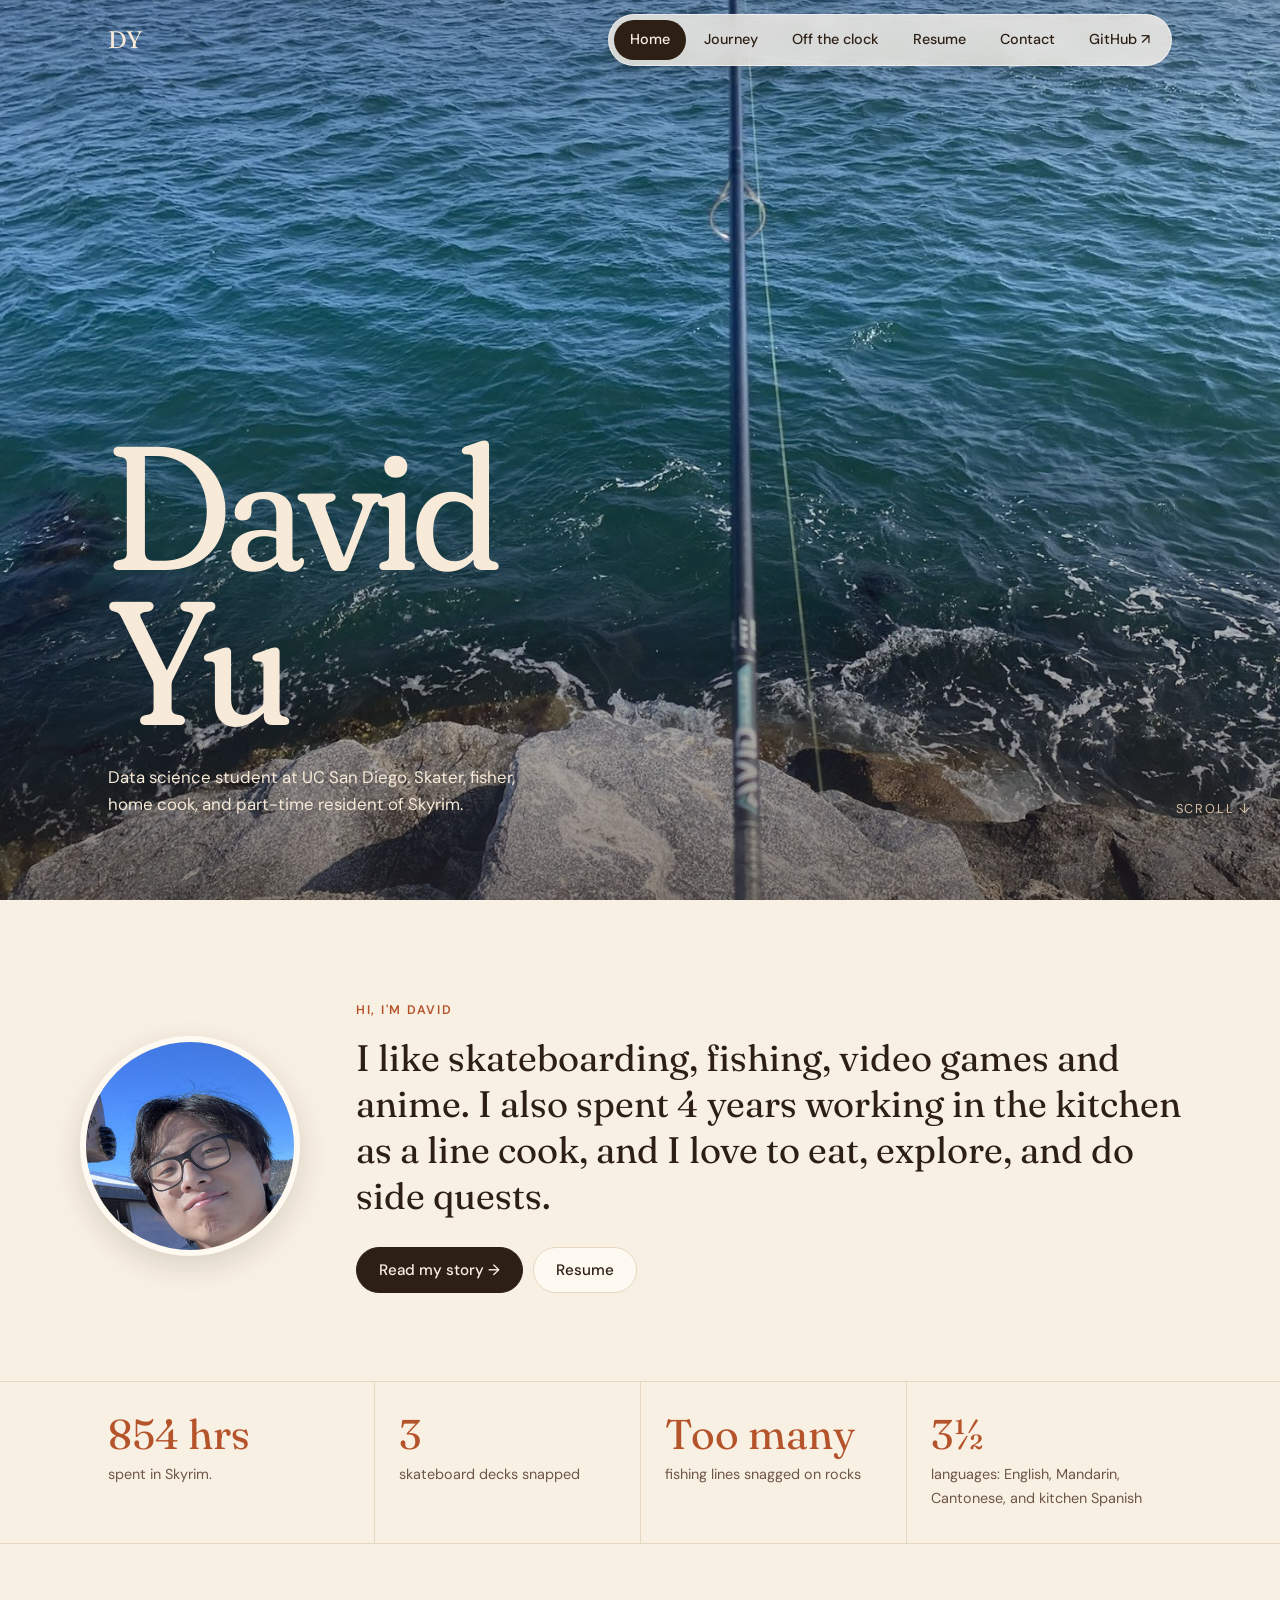
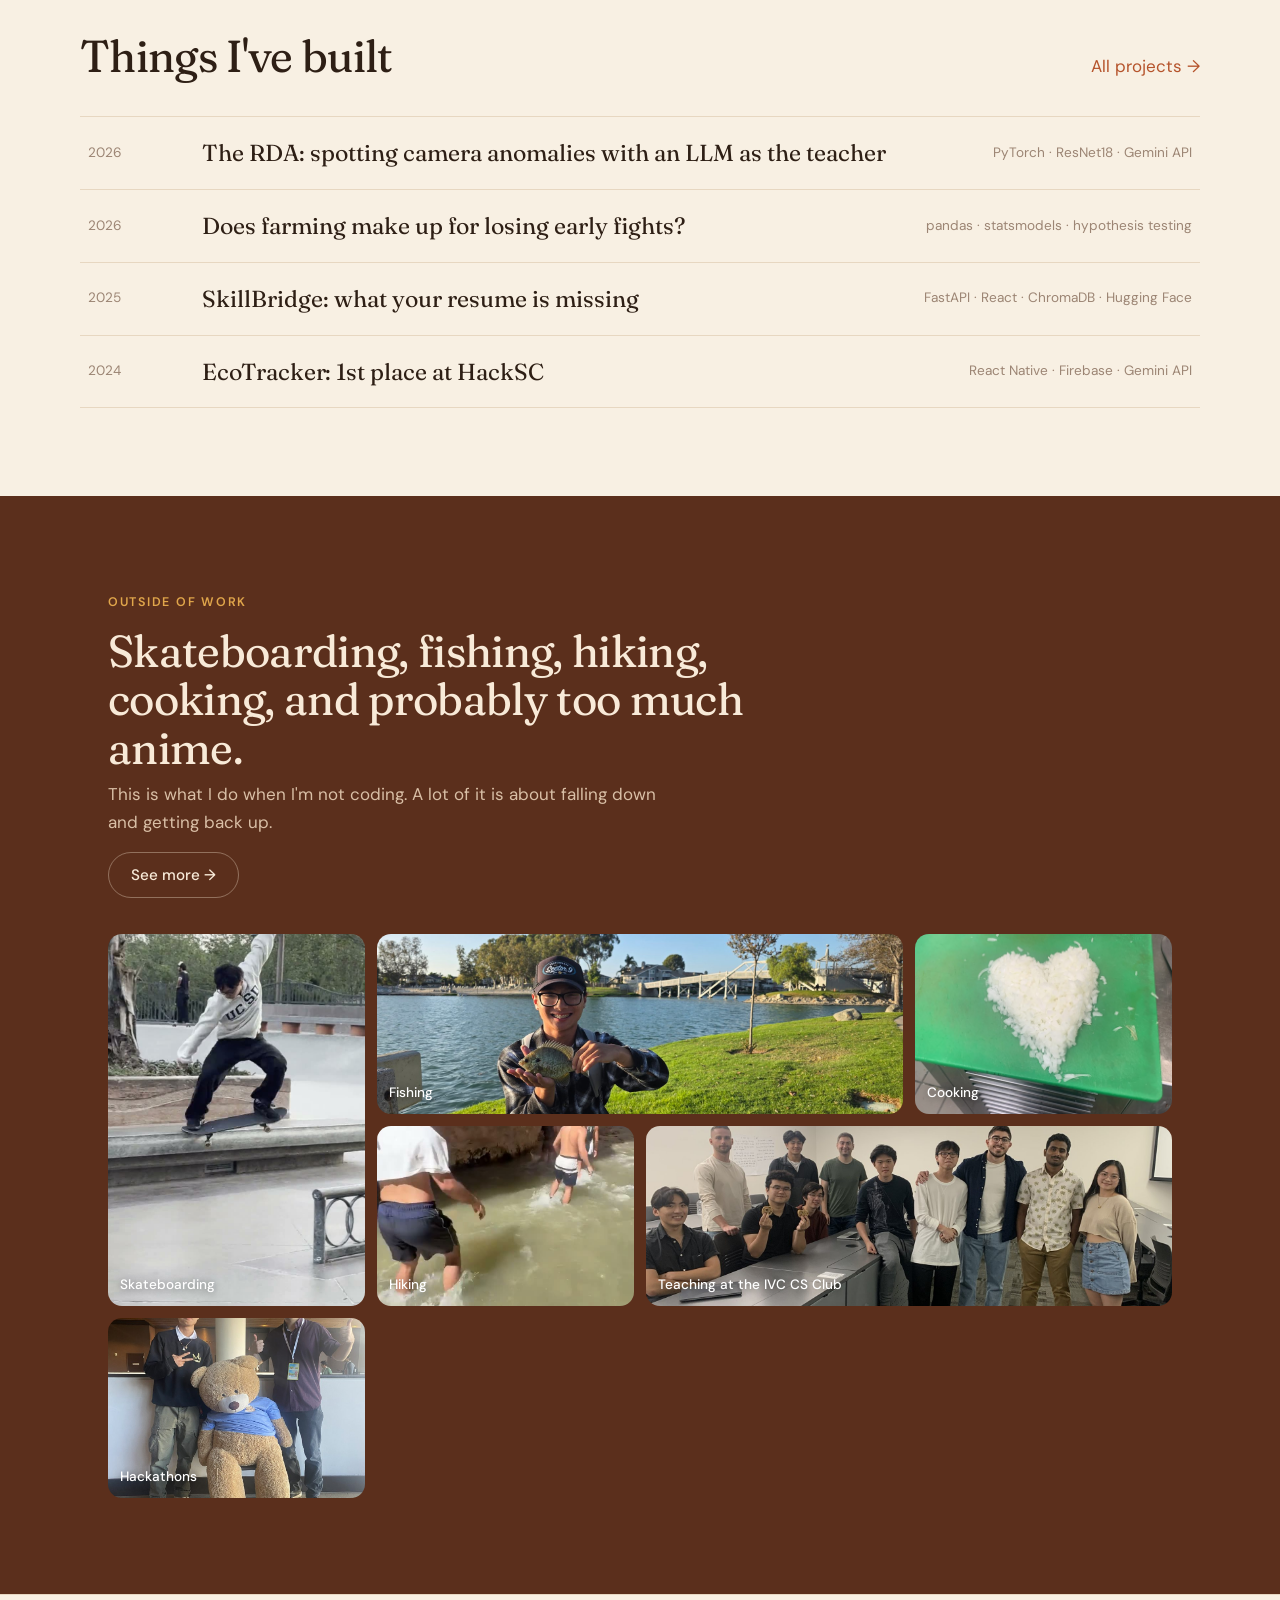
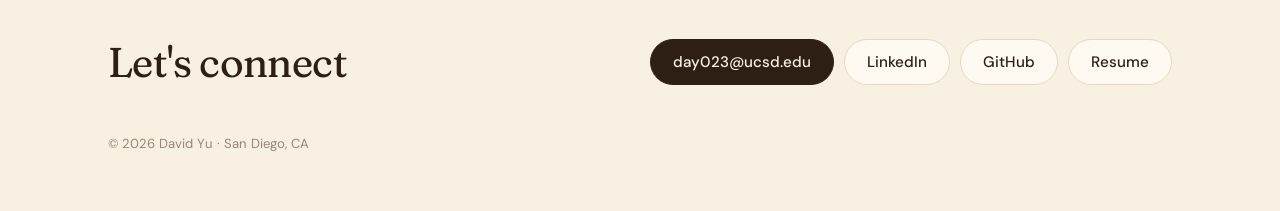
<file: index.html>
<!doctype html>
<html lang="en">
<head>
  <meta charset="utf-8">
  <meta name="viewport" content="width=device-width, initial-scale=1">
  <title>David Yu</title>
  <meta name="description" content="David Yu: data science student at UC San Diego, former line cook, and builder of things. This is the story of how I got here.">
  <link rel="preconnect" href="https://fonts.googleapis.com">
  <link rel="preconnect" href="https://fonts.gstatic.com" crossorigin>
  <link href="https://fonts.googleapis.com/css2?family=DM+Sans:opsz,wght@9..40,400;9..40,500;9..40,600&family=Fraunces:opsz,wght,SOFT,WONK@9..144,300..500,0..100,0..1&display=swap" rel="stylesheet">
  <link rel="stylesheet" href="css/styles.css">
</head>
<body>
  <header data-header></header>

  <!-- Hero photo: put a wide landscape shot at assets/images/hero.jpg -->
  <section class="hero">
    <div class="wrap">
      <h1>David<br>Yu</h1>
      <p>Data science student at UC San Diego. Skater, fisher, home cook, and part-time resident of Skyrim.</p>
    </div>
    <span class="scroll-cue">Scroll ↓</span>
  </section>

  <main>
    <section class="wrap intro">
      <!-- Your headshot: assets/images/me.jpg -->
      <img class="portrait" src="assets/images/me.jpg" alt="Portrait of David Yu">
      <div>
        <span class="eyebrow">Hi, I'm David</span>
        <p class="statement">
          I like skateboarding, fishing, video games and anime. I also spent 4 years working in the kitchen as a line cook, and I love to eat, explore, and do side quests.
        </p>
        <div class="btn-row">
          <a class="btn btn-dark" href="journey.html">Read my story →</a>
          <a class="btn" href="resume.html">Resume</a>
        </div>
      </div>
    </section>

    <!-- Fun stats. Swap in any others you like; keep the labels short. -->
    <section class="stats">
      <div class="wrap">
        <div class="stat"><b>854 hrs</b><span>spent in Skyrim.</span></div>
        <div class="stat"><b>3</b><span>skateboard decks snapped</span></div>
        <div class="stat"><b>Too many</b><span>fishing lines snagged on rocks</span></div>
        <div class="stat"><b>3½</b><span>languages: English, Mandarin, Cantonese, and kitchen Spanish</span></div>
      </div>
    </section>

    <section class="wrap section">
      <div class="section-head">
        <h2>Things I've built</h2>
        <a href="resume.html#projects">All projects →</a>
      </div>
      <div class="rows">
        <a class="row reveal" href="https://devpost.com/software/the-rda" target="_blank" rel="noopener"><span class="yr">2026</span><span class="ttl">The RDA: spotting camera anomalies with an LLM as the teacher</span><span class="meta">PyTorch · ResNet18 · Gemini API</span></a>
        <a class="row reveal" href="https://oppedrawen.github.io/League-of-Legends-Analysis" target="_blank" rel="noopener"><span class="yr">2026</span><span class="ttl">Does farming make up for losing early fights?</span><span class="meta">pandas · statsmodels · hypothesis testing</span></a>
        <a class="row reveal" href="https://github.com/OppedRawen/SkillBridge" target="_blank" rel="noopener"><span class="yr">2025</span><span class="ttl">SkillBridge: what your resume is missing</span><span class="meta">FastAPI · React · ChromaDB · Hugging Face</span></a>
        <a class="row reveal" href="https://github.com/OppedRawen/Eco-Friendly-App" target="_blank" rel="noopener"><span class="yr">2024</span><span class="ttl">EcoTracker: 1st place at HackSC</span><span class="meta">React Native · Firebase · Gemini API</span></a>
      </div>
    </section>

    <section class="band">
      <div class="wrap">
        <span class="eyebrow">Outside of work</span>
        <h2 style="max-width:680px">Skateboarding, fishing, hiking, cooking, and probably too much anime.</h2>
        <p style="max-width:560px">This is what I do when I'm not coding. A lot of it is about falling down and getting back up.</p>
        <a class="btn" href="hobbies.html">See more →</a>

        <!-- Teaser photos: each links to its section -->
        <div class="mosaic">
          <a class="tall" href="hobbies.html#skateboarding"><img src="assets/hobbies/skate-clip.jpg" alt="Me grinding a ledge at the skatepark" loading="lazy"><span class="label">Skateboarding</span></a>
          <a class="wide" href="hobbies.html#fishing"><img src="assets/hobbies/fishing-1.jpg" alt="Me holding a sunfish at a lake" loading="lazy"><span class="label">Fishing</span></a>
          <a href="hobbies.html#cooking"><img src="assets/hobbies/cooking-1.jpg" alt="A heart made of diced onions" loading="lazy"><span class="label">Cooking</span></a>
          <a href="hobbies.html#hiking"><img src="assets/hobbies/hiking-clip.jpg" alt="Wading up a canyon river" loading="lazy"><span class="label">Hiking</span></a>
          <a class="wide" href="journey.html#ivc"><img src="assets/journey/cs-club.jpg" alt="IVC CS Club members after a workshop" loading="lazy"><span class="label">Teaching at the IVC CS Club</span></a>
          <a href="journey.html#ivc"><img src="assets/journey/hackathon-bear.jpg" alt="Me at Cal Hacks 11" loading="lazy"><span class="label">Hackathons</span></a>
        </div>
      </div>
    </section>

    
  </main>

  <footer data-footer></footer>
  <script src="js/main.js"></script>
</body>
</html>
</file>
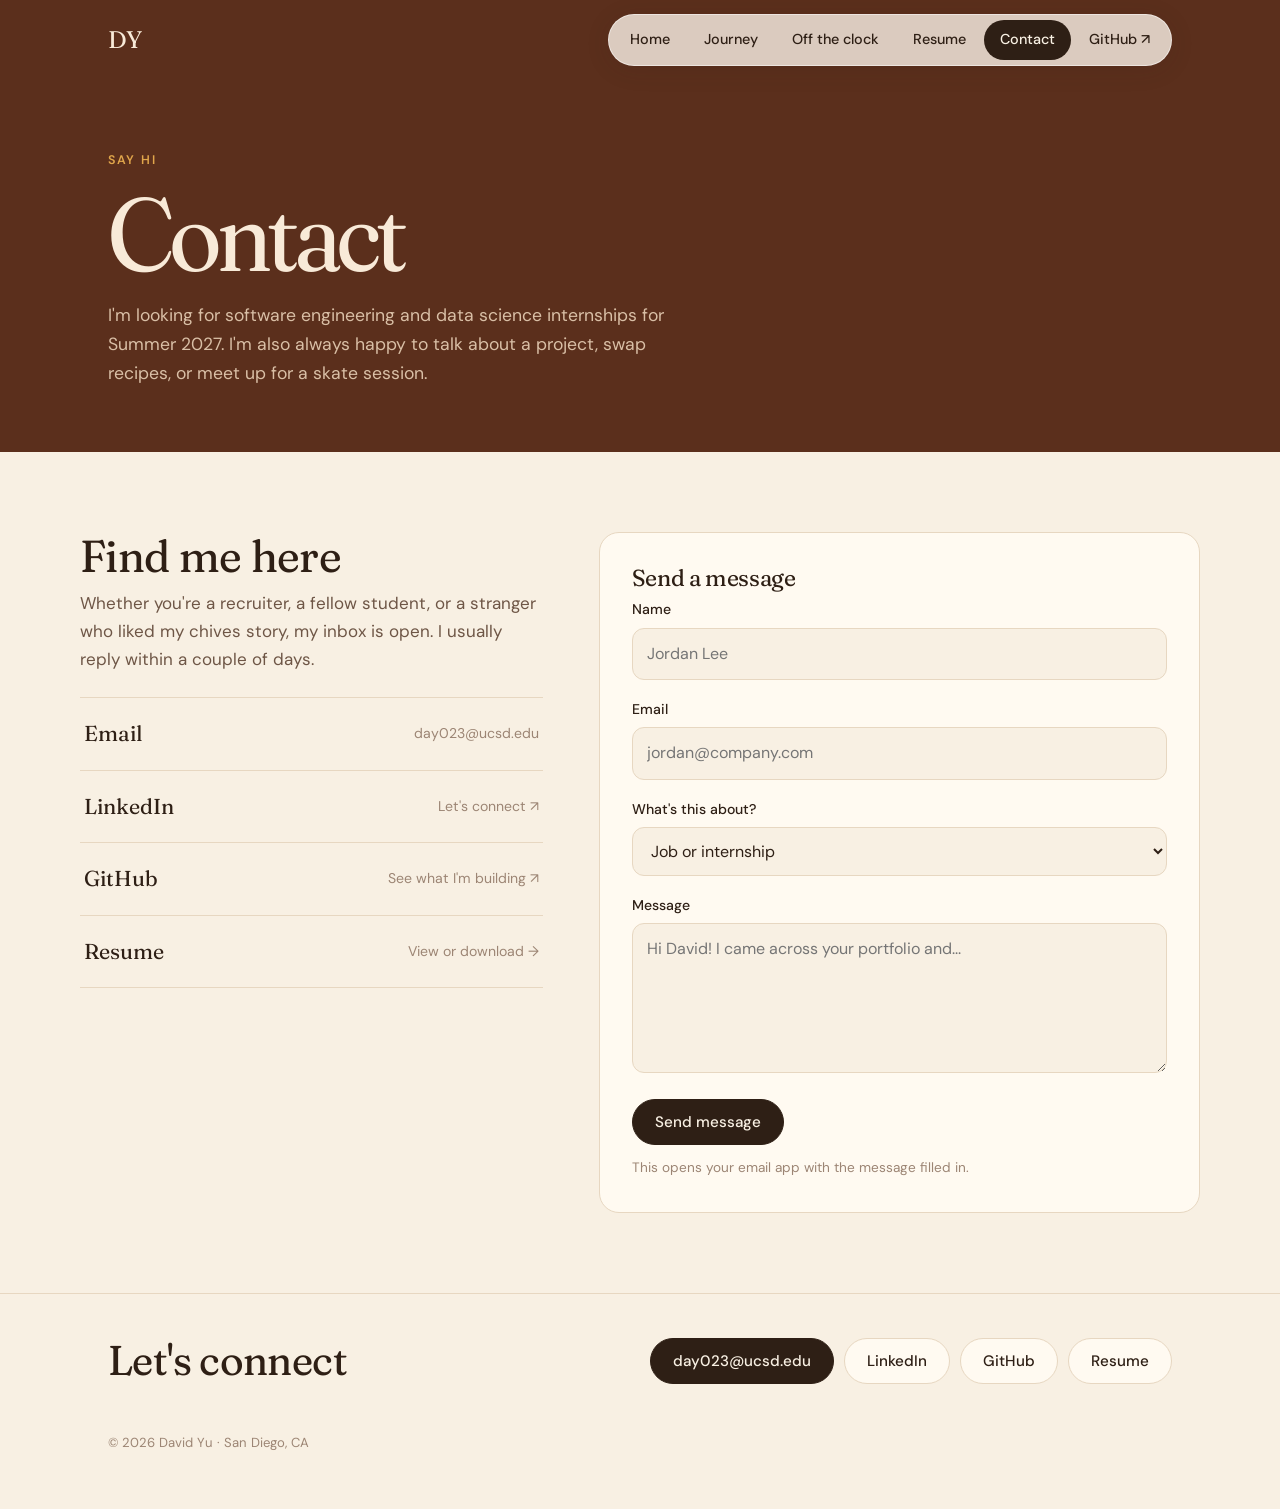
<file: contact.html>
<!doctype html>
<html lang="en">
<head>
  <meta charset="utf-8">
  <meta name="viewport" content="width=device-width, initial-scale=1">
  <title>Contact · David Yu</title>
  <meta name="description" content="Get in touch about internships, projects, or anything else.">
  <link rel="preconnect" href="https://fonts.googleapis.com">
  <link rel="preconnect" href="https://fonts.gstatic.com" crossorigin>
  <link href="https://fonts.googleapis.com/css2?family=DM+Sans:opsz,wght@9..40,400;9..40,500;9..40,600&family=Fraunces:opsz,wght,SOFT,WONK@9..144,300..500,0..100,0..1&display=swap" rel="stylesheet">
  <link rel="stylesheet" href="css/styles.css">
</head>
<body>
  <header data-header></header>

  <section class="page-head">
    <div class="wrap">
      <span class="eyebrow">Say hi</span>
      <h1>Contact</h1>
      <p>I'm looking for software engineering and data science internships for Summer 2027. I'm also always happy to talk about a project, swap recipes, or meet up for a skate session.</p>
    </div>
  </section>

  <main class="wrap contact-grid">
    <div>
      <h2>Find me here</h2>
      <p class="muted">Whether you're a recruiter, a fellow student, or a stranger who liked my chives story, my inbox is open. I usually reply within a couple of days.</p>
      <ul class="contact-list">
        <li><a data-site="email" data-keep-text="1" href="#"><span>Email</span><small data-site="email">you@example.com</small></a></li>
        <li><a data-site="linkedin" data-keep-text="1" href="#" target="_blank" rel="noopener"><span>LinkedIn</span><small>Let's connect ↗</small></a></li>
        <li><a data-site="github" data-keep-text="1" href="#" target="_blank" rel="noopener"><span>GitHub</span><small>See what I'm building ↗</small></a></li>
        <li><a href="resume.html"><span>Resume</span><small>View or download →</small></a></li>
      </ul>
    </div>

    <form class="form-card" id="contact-form" novalidate>
      <h3>Send a message</h3>
      <div class="field">
        <label for="name">Name</label>
        <input id="name" name="name" autocomplete="name" placeholder="Jordan Lee" required>
        <div class="error" data-error-for="name">Enter your name.</div>
      </div>
      <div class="field">
        <label for="email">Email</label>
        <input id="email" name="email" type="email" autocomplete="email" placeholder="jordan@company.com" required>
        <div class="error" data-error-for="email">Enter a valid email address.</div>
      </div>
      <div class="field">
        <label for="topic">What's this about?</label>
        <select id="topic" name="topic">
          <option>Job or internship</option>
          <option>Project or collaboration</option>
          <option>Just saying hi</option>
        </select>
      </div>
      <div class="field">
        <label for="message">Message</label>
        <textarea id="message" name="message" placeholder="Hi David! I came across your portfolio and..." required></textarea>
        <div class="error" data-error-for="message">Write a short message.</div>
      </div>
      <button class="btn btn-dark" type="submit">Send message</button>
      <p class="form-note">This opens your email app with the message filled in.</p>
    </form>
  </main>

  <footer data-footer></footer>
  <script src="js/main.js"></script>
</body>
</html>
</file>
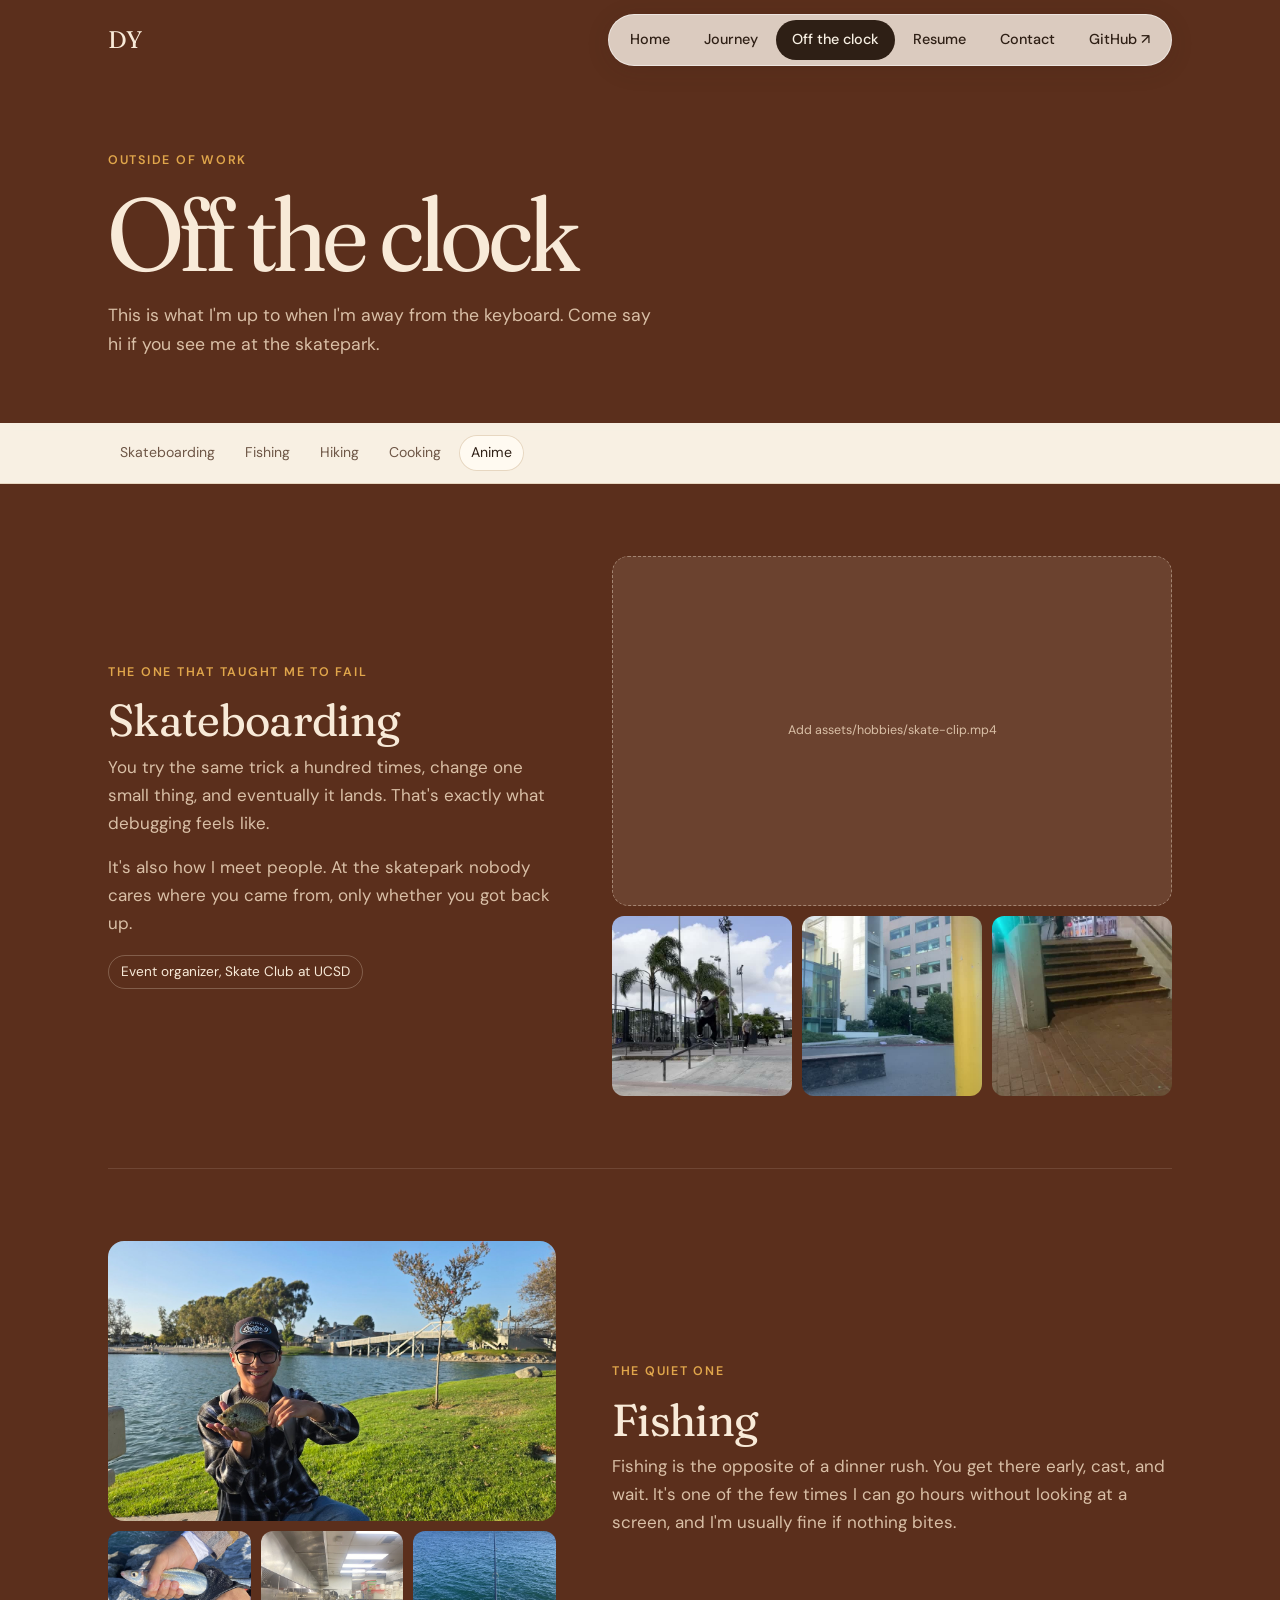
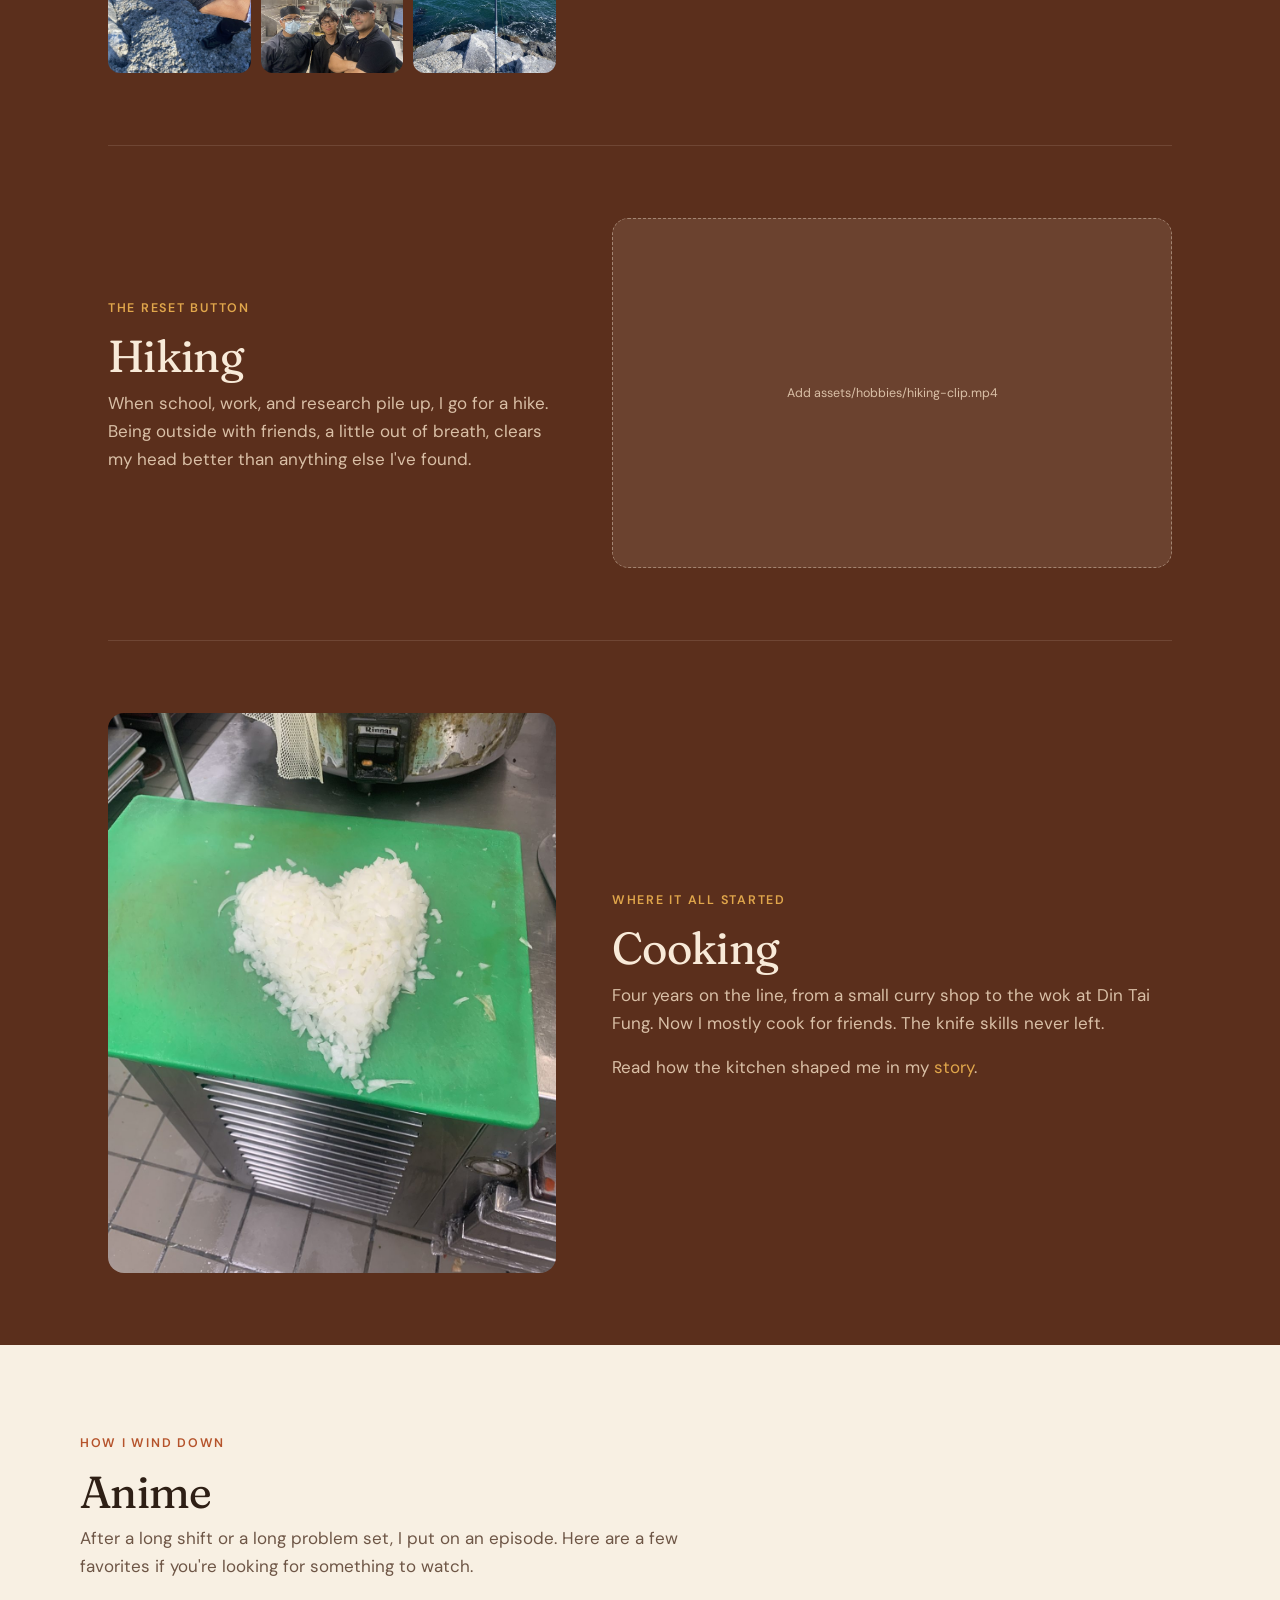
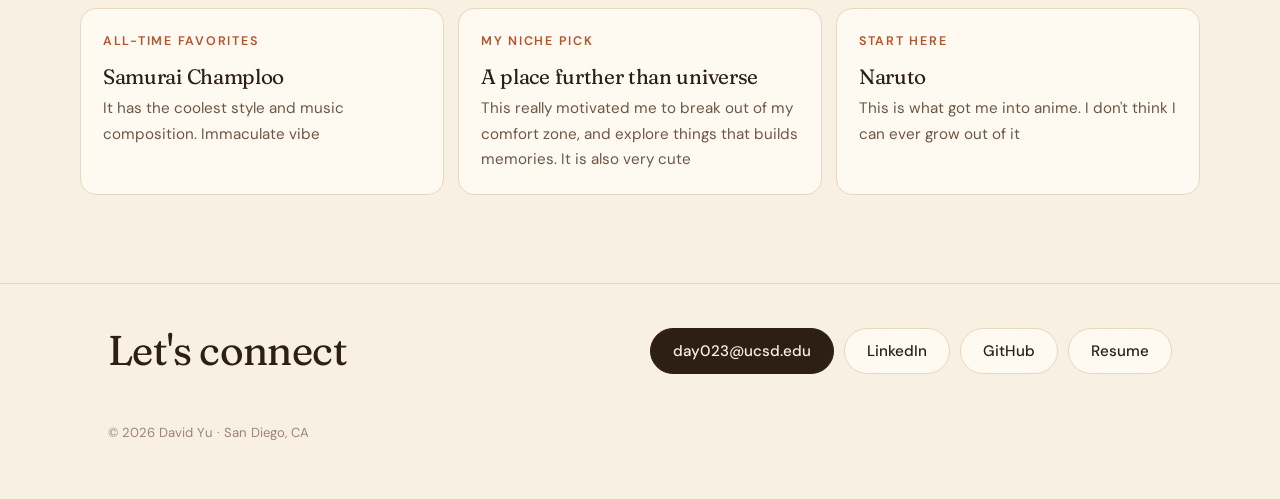
<file: hobbies.html>
<!doctype html>
<html lang="en">
<head>
  <meta charset="utf-8">
  <meta name="viewport" content="width=device-width, initial-scale=1">
  <title>Off the clock · David Yu</title>
  <meta name="description" content="What I do when I'm not coding: skateboarding, fishing, hiking, cooking, and anime.">
  <link rel="preconnect" href="https://fonts.googleapis.com">
  <link rel="preconnect" href="https://fonts.gstatic.com" crossorigin>
  <link href="https://fonts.googleapis.com/css2?family=DM+Sans:opsz,wght@9..40,400;9..40,500;9..40,600&family=Fraunces:opsz,wght,SOFT,WONK@9..144,300..500,0..100,0..1&display=swap" rel="stylesheet">
  <link rel="stylesheet" href="css/styles.css">
</head>
<body>
  <header data-header></header>

  <section class="page-head">
    <div class="wrap">
      <span class="eyebrow">Outside of work</span>
      <h1>Off the clock</h1>
      <p>This is what I'm up to when I'm away from the keyboard. Come say hi if you see me at the skatepark.</p>
    </div>
  </section>

  <nav class="subnav" aria-label="Hobbies">
    <div class="wrap">
      <a href="#skateboarding">Skateboarding</a>
      <a href="#fishing">Fishing</a>
      <a href="#hiking">Hiking</a>
      <a href="#cooking">Cooking</a>
      <a href="#anime">Anime</a>
    </div>
  </nav>


  <main>
    <div class="band" style="padding:0">
      <div class="wrap">

        <section class="feature reveal" id="skateboarding">
          <div>
            <span class="eyebrow">The one that taught me to fail</span>
            <h2>Skateboarding</h2>
            <p>
              You try the same trick a hundred times, change one small thing, and eventually it lands.
              That's exactly what debugging feels like.
            </p>
            <p>
              It's also how I meet people. At the skatepark nobody cares where you came from, only whether
              you got back up.
            </p>
            <div class="facts">
              <span class="fact">Event organizer, Skate Club at UCSD</span>
              <!-- [ADD] <span class="fact">Working on: your trick</span> -->
            </div>
          </div>
          <div>
            <div class="media-main tall">
              <video controls muted playsinline preload="metadata" poster="assets/hobbies/skate-clip.jpg" aria-label="Me grinding a ledge at the skatepark">
                <source src="assets/hobbies/skate-clip.mp4" type="video/mp4">
              </video>
            </div>
            <!-- Short looping clips: they play silently on their own -->
            <div class="thumbs">
              <video autoplay muted loop playsinline preload="metadata" poster="assets/hobbies/skate-2.jpg" aria-label="Skating at the park">
                <source src="assets/hobbies/skate-2.mp4" type="video/mp4">
              </video>
              <video autoplay muted loop playsinline preload="metadata" poster="assets/hobbies/skate-3.jpg" aria-label="Skating around campus">
                <source src="assets/hobbies/skate-3.mp4" type="video/mp4">
              </video>
              <video autoplay muted loop playsinline preload="metadata" poster="assets/hobbies/skate-4.jpg" aria-label="Riding at night">
                <source src="assets/hobbies/skate-4.mp4" type="video/mp4">
              </video>
            </div>
          </div>
        </section>

        <section class="feature flip reveal" id="fishing">
          <div>
            <span class="eyebrow">The quiet one</span>
            <h2>Fishing</h2>
            <p>
              Fishing is the opposite of a dinner rush. You get there early, cast, and wait. It's one of the
              few times I can go hours without looking at a screen, and I'm usually fine if nothing bites.
              <!-- [ADD] where you like to fish, and your best catch -->
            </p>
          </div>
          <div>
            <div class="media-main"><img src="assets/hobbies/fishing-1.jpg" alt="Me holding a sunfish I caught at a lake" loading="lazy"></div>
            <div class="thumbs">
              <img src="assets/hobbies/fishing-2.jpg" alt="A silvery fish caught off the jetty" loading="lazy">
              <img src="assets/hobbies/fishing-3.jpg" alt="An opaleye caught off the rocks" loading="lazy">
              <img src="assets/hobbies/fishing-4.jpg" alt="My rod pointed out over the ocean from the jetty" loading="lazy">
            </div>
          </div>
        </section>

        <section class="feature reveal" id="hiking">
          <div>
            <span class="eyebrow">The reset button</span>
            <h2>Hiking</h2>
            <p>
              When school, work, and research pile up, I go for a hike. Being outside with friends, a little
              out of breath, clears my head better than anything else I've found.
              <!-- [ADD] favorite trail, hardest hike, who you go with -->
            </p>

          </div>
          <div>
            <div class="media-main tall">
              <video controls muted playsinline preload="metadata" poster="assets/hobbies/hiking-clip.jpg" aria-label="Wading up a river through a canyon with friends">
                <source src="assets/hobbies/hiking-clip.mp4" type="video/mp4">
              </video>
            </div>
          </div>
        </section>

        <section class="feature flip reveal" id="cooking">
          <div>
            <span class="eyebrow">Where it all started</span>
            <h2>Cooking</h2>
            <p>
              Four years on the line, from a small curry shop to the wok at Din Tai Fung. Now I mostly cook
              for friends. The knife skills never left.
              <!-- [ADD] your signature dish, or what friends always ask you to make -->
            </p>
            <p>Read how the kitchen shaped me in my <a href="journey.html#kitchen">story</a>.</p>
          </div>
          <div>
            <div class="media-main tall"><img src="assets/hobbies/cooking-1.jpg" alt="A heart made of diced onions on a cutting board at Champion's Curry" loading="lazy"></div>
          </div>
        </section>

      </div>
    </div>

    <section class="wrap section reveal" id="anime" style="scroll-margin-top:130px">
      <span class="eyebrow">How I wind down</span>
      <h2>Anime</h2>
      <p class="muted" style="max-width:620px">After a long shift or a long problem set, I put on an episode. Here are a few favorites if you're looking for something to watch.</p>
      <div class="anime-cards">
        <div class="anime-card">
          <span class="eyebrow">All-time favorites</span>
          <h3>Samurai Champloo</h3>
          <p>It has the coolest style and music composition. Immaculate vibe</p>
        </div>
        <div class="anime-card">
          <span class="eyebrow">My niche pick</span>
          <h3>A place further than  universe</h3>
          <p>This really motivated me to break out of my comfort zone, and explore things that builds memories. It is also very cute</p>
        </div>
        <div class="anime-card">
          <span class="eyebrow">Start here</span>
          <h3>Naruto</h3>
          <p>This is what got me into anime. I don't think I can ever grow out of it</p>
        </div>
      </div>
    </section>
  </main>

  <footer data-footer></footer>
  <script src="js/main.js"></script>
</body>
</html>
</file>
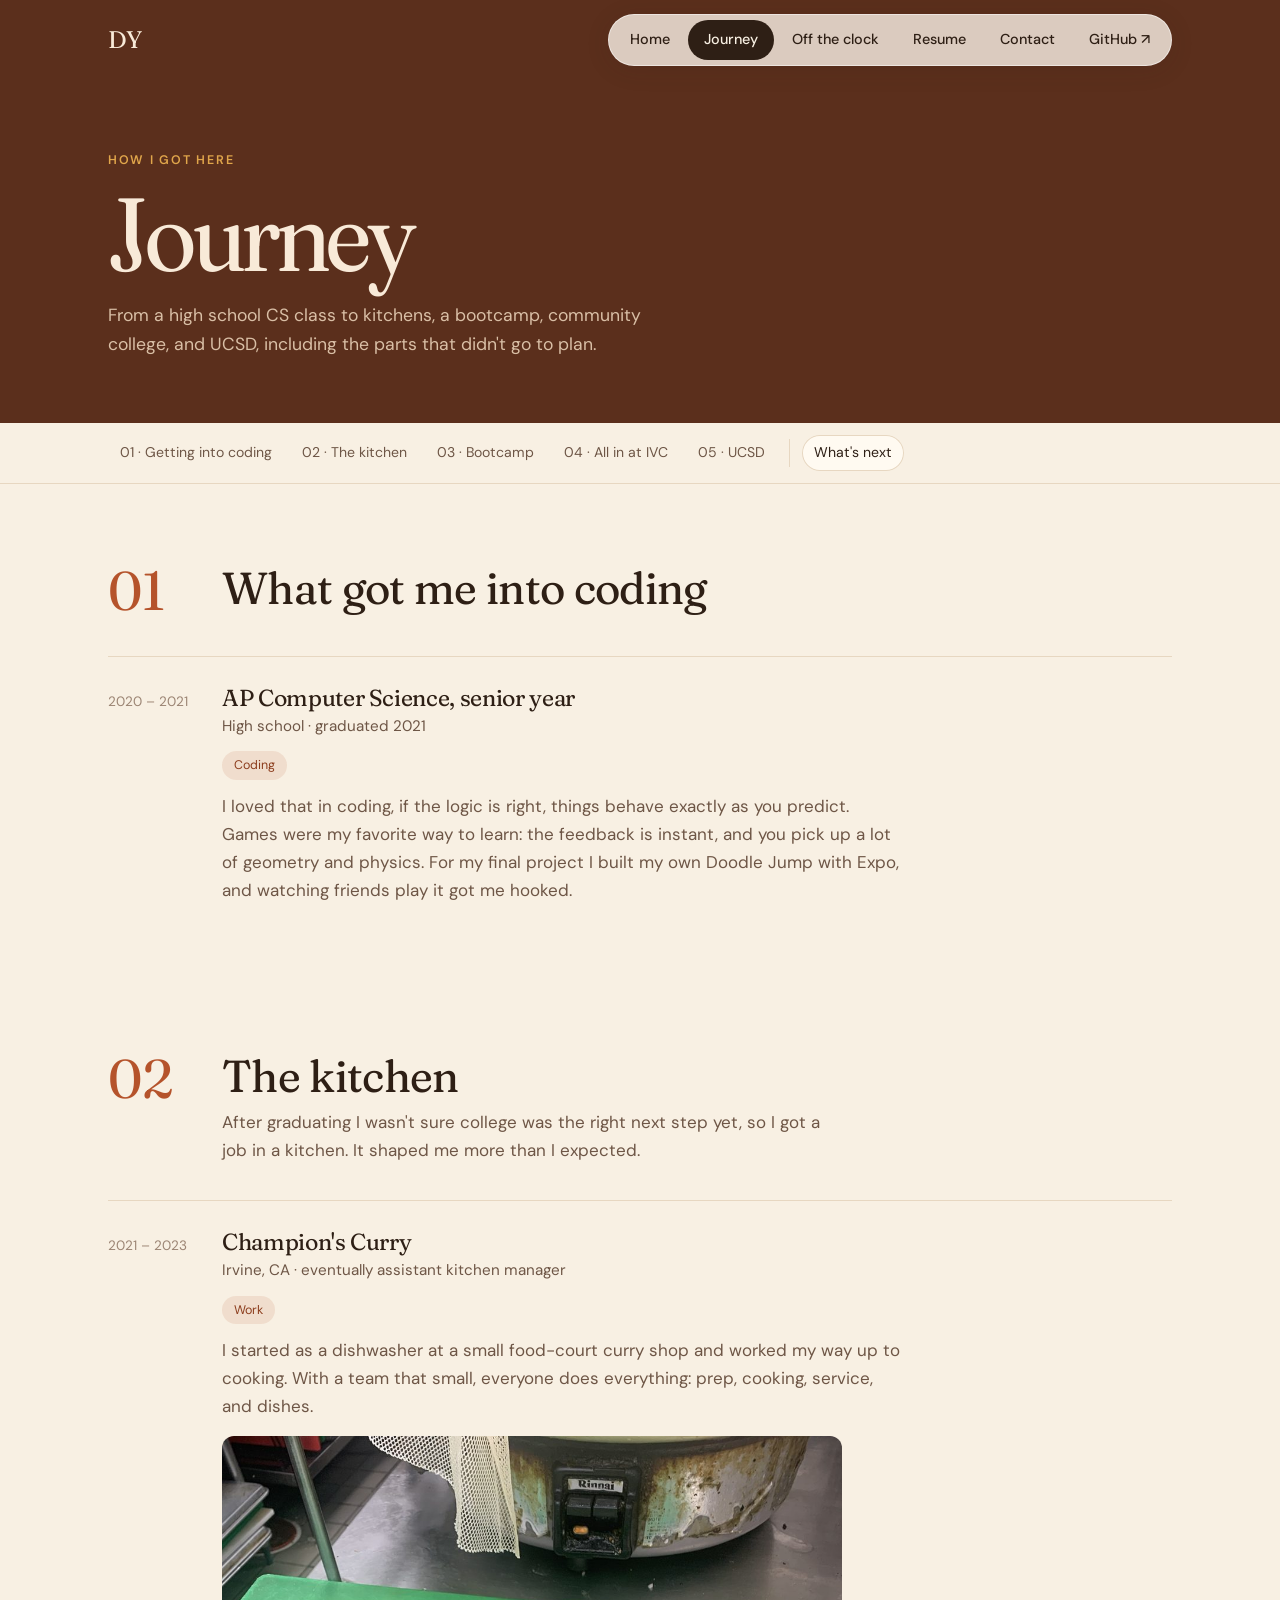
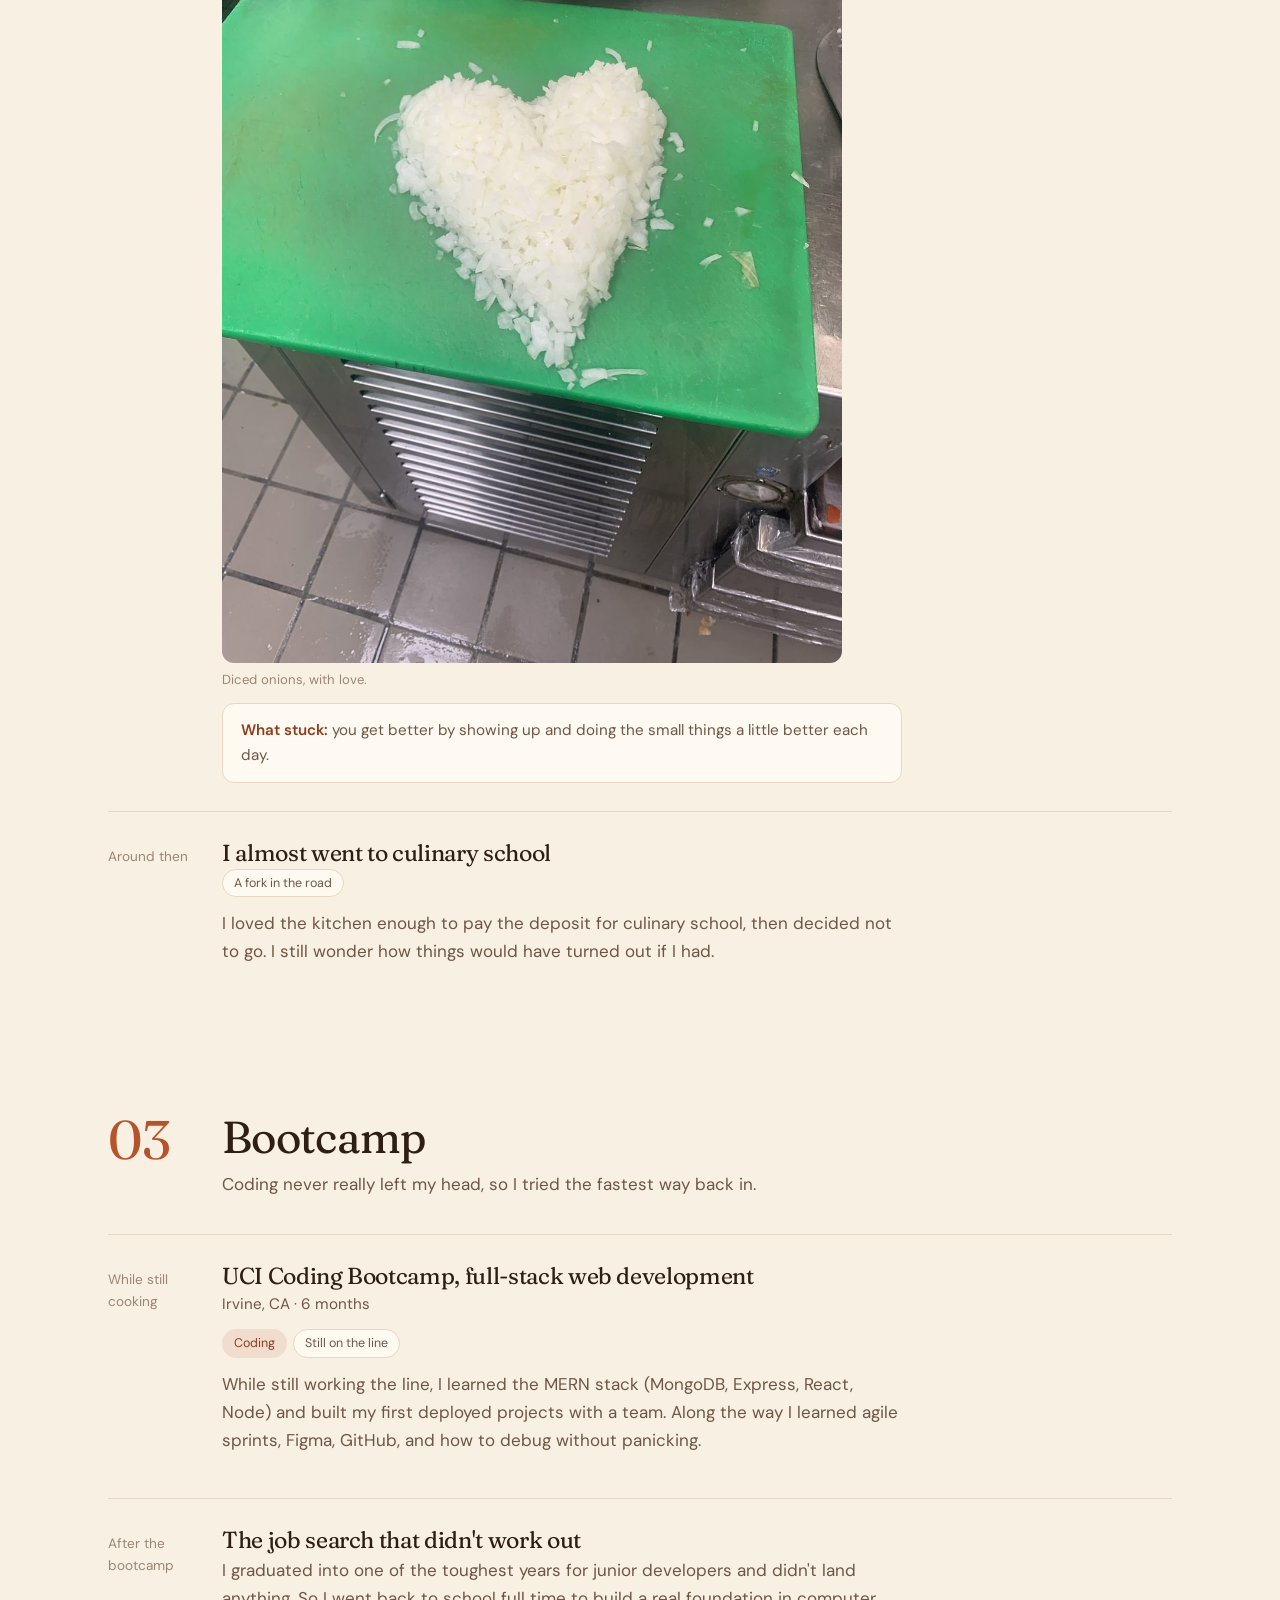
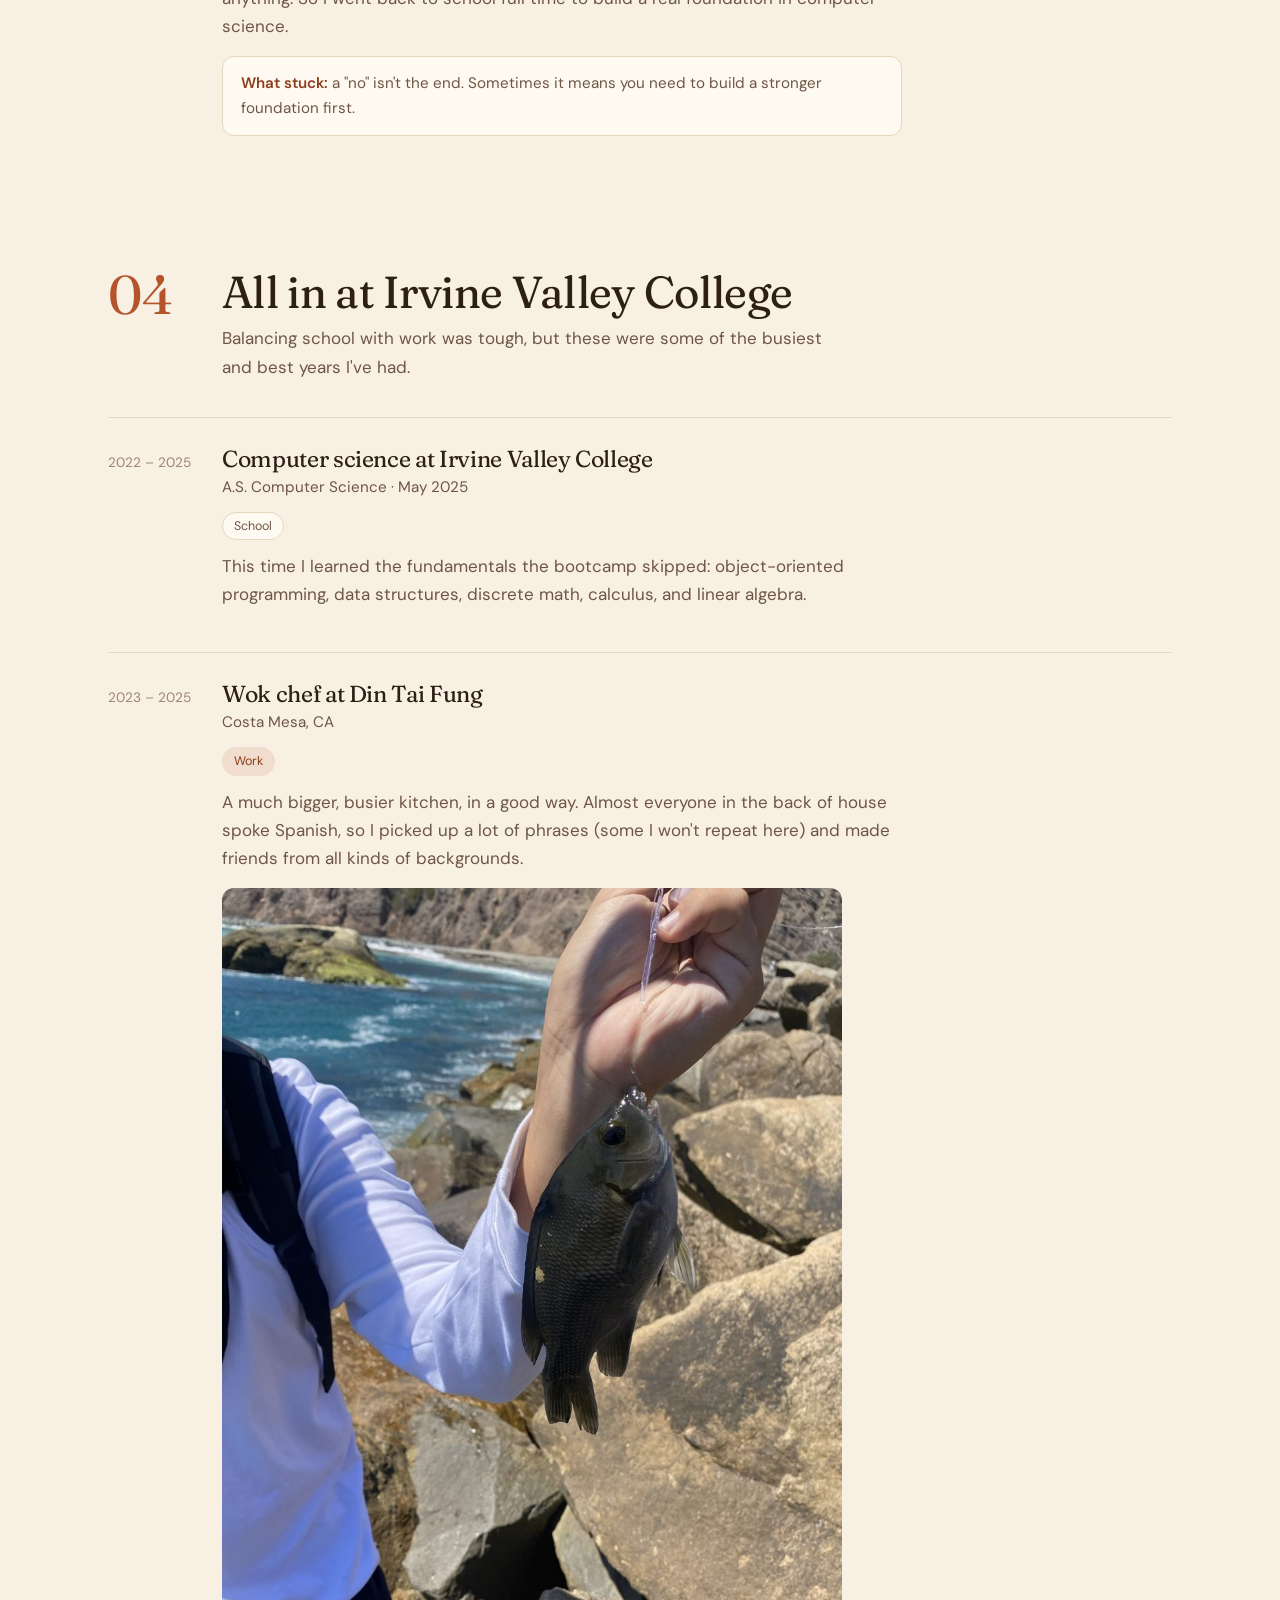
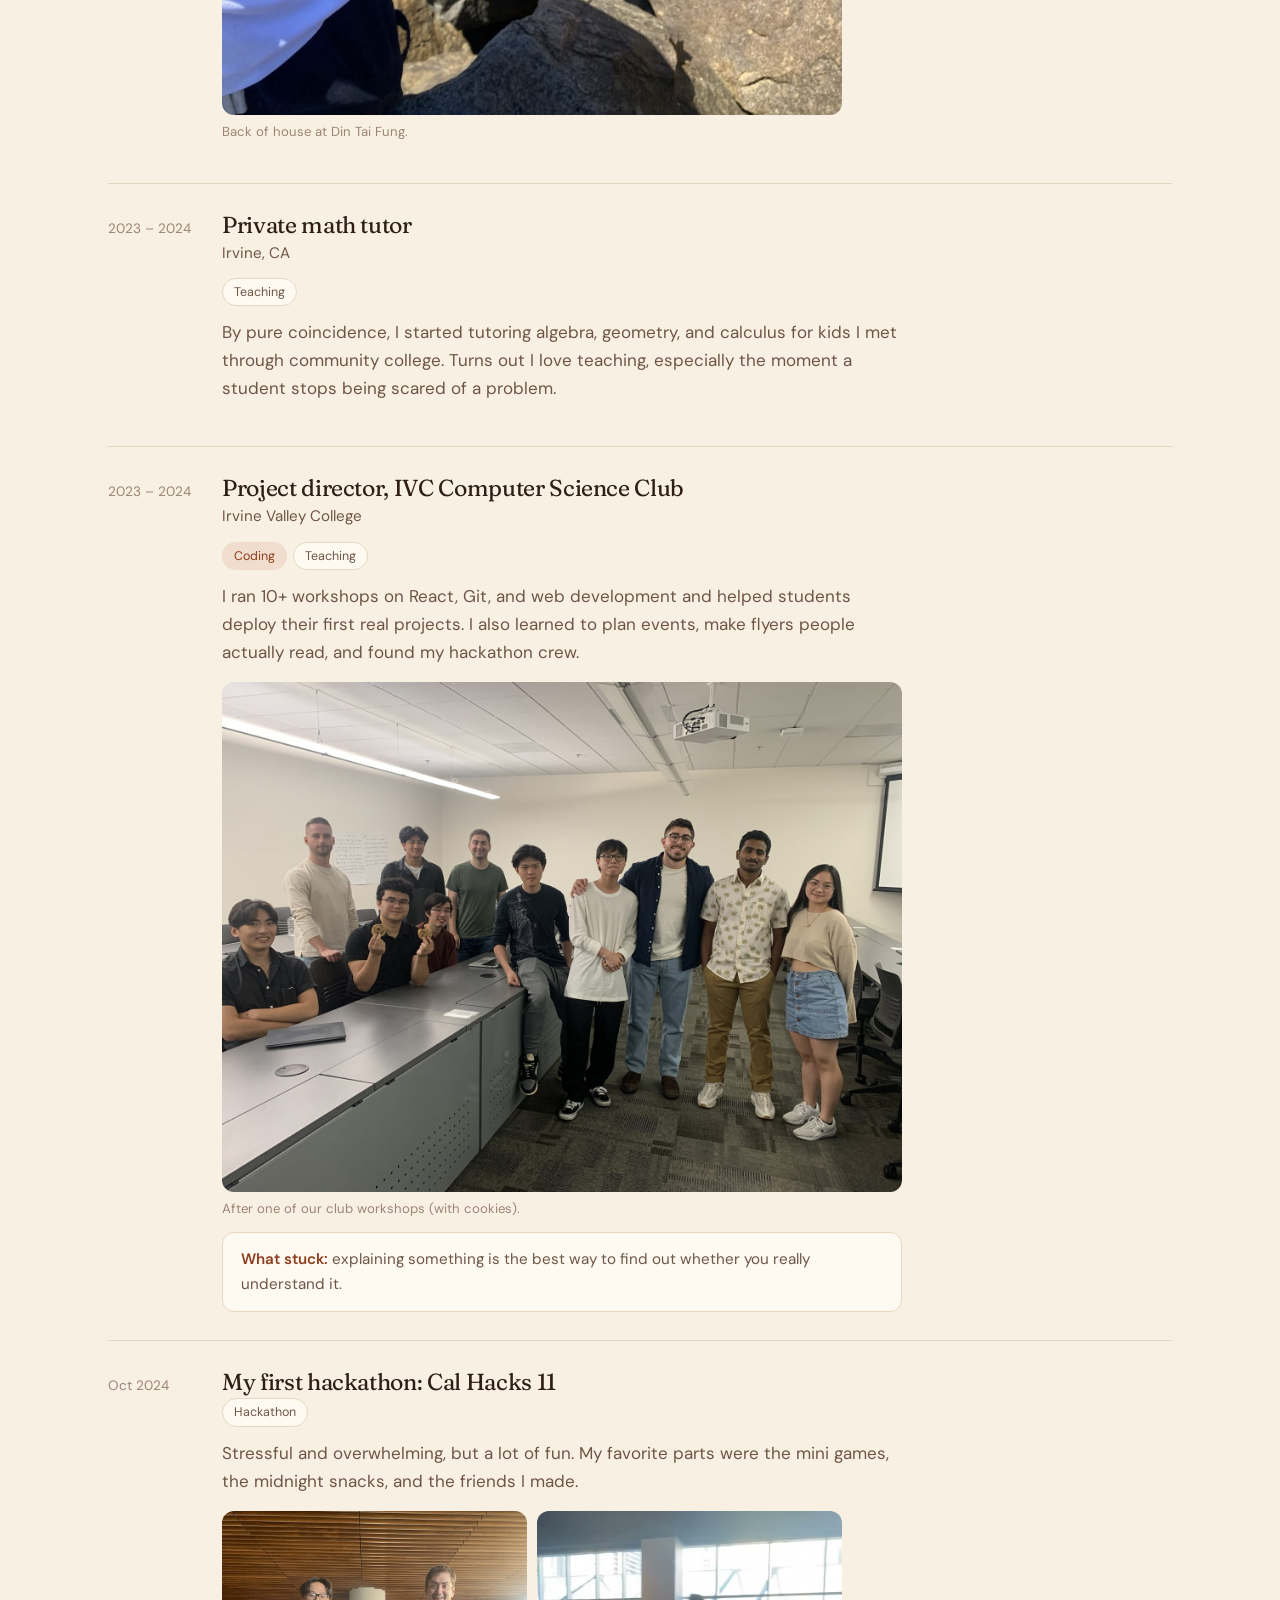
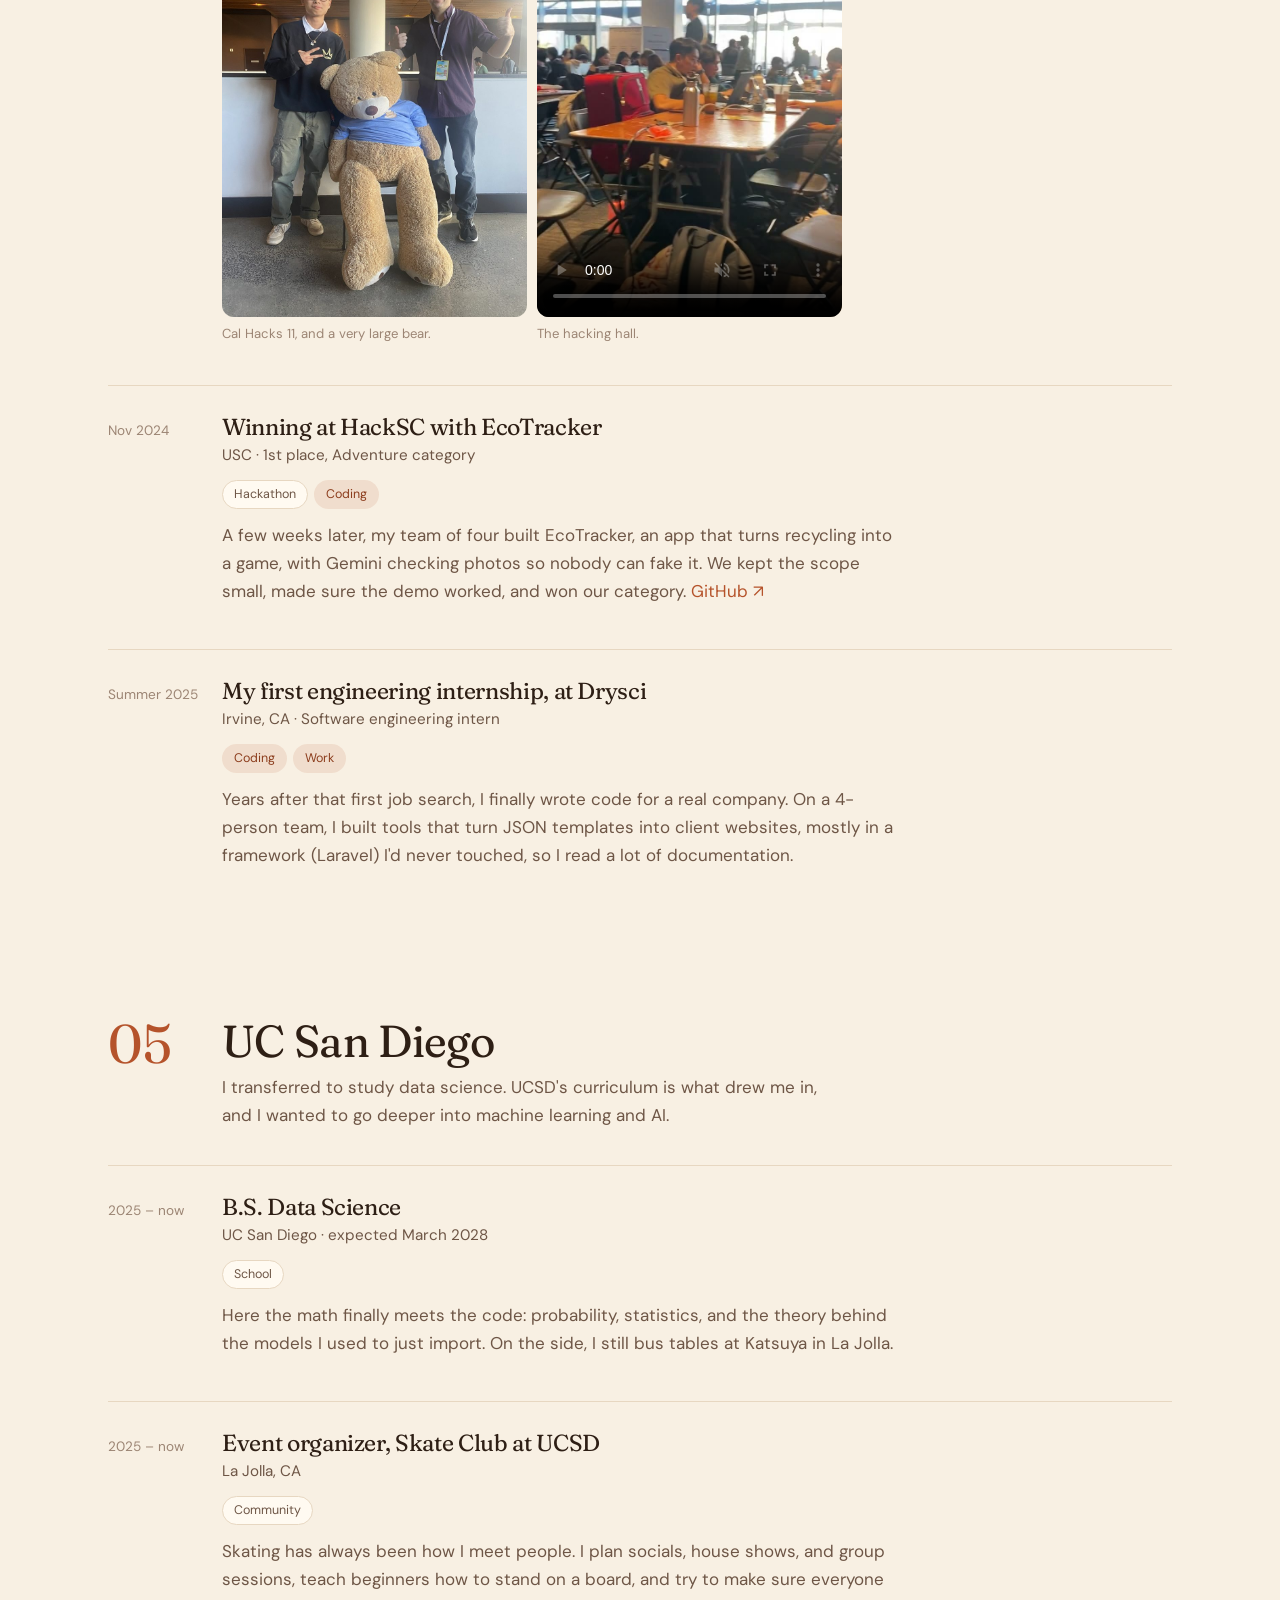
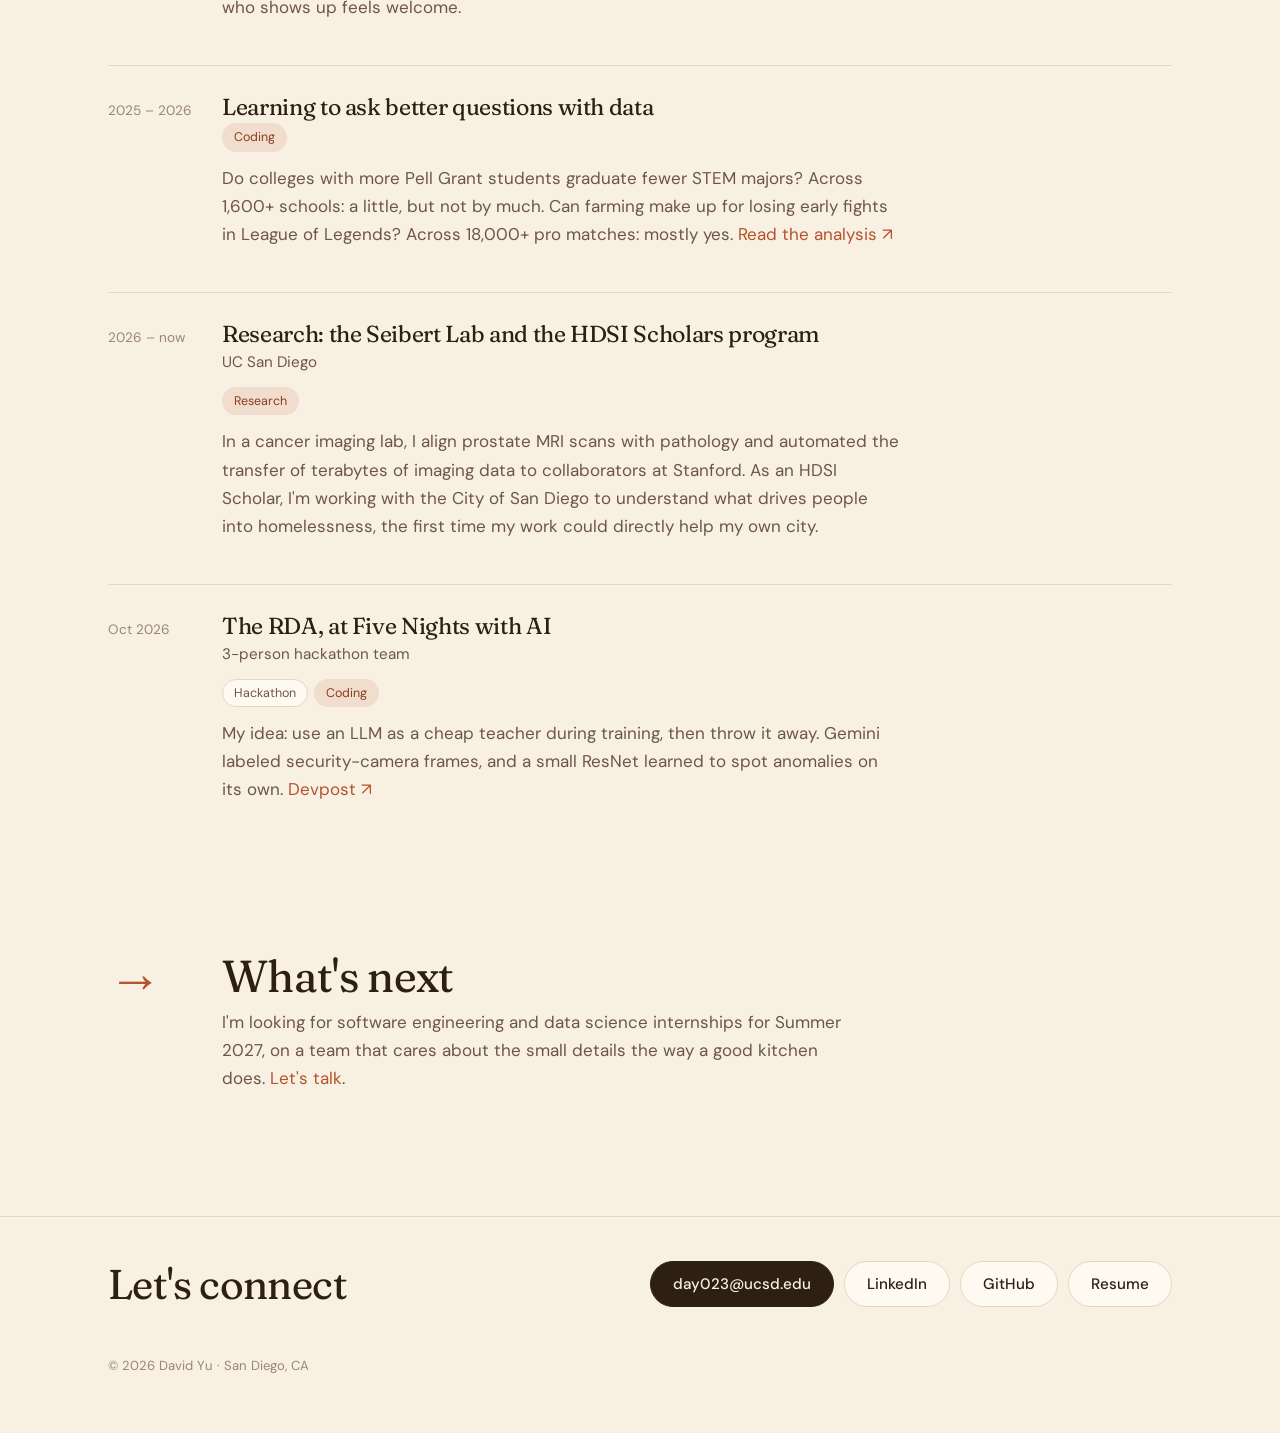
<file: journey.html>
<!doctype html>
<html lang="en">
<head>
  <meta charset="utf-8">
  <meta name="viewport" content="width=device-width, initial-scale=1">
  <title>Journey · David Yu</title>
  <meta name="description" content="How I got here: a high school CS class, four years in kitchens, a coding bootcamp, community college, and UCSD.">
  <link rel="preconnect" href="https://fonts.googleapis.com">
  <link rel="preconnect" href="https://fonts.gstatic.com" crossorigin>
  <link href="https://fonts.googleapis.com/css2?family=DM+Sans:opsz,wght@9..40,400;9..40,500;9..40,600&family=Fraunces:opsz,wght,SOFT,WONK@9..144,300..500,0..100,0..1&display=swap" rel="stylesheet">
  <link rel="stylesheet" href="css/styles.css">
</head>
<body>
  <header data-header></header>

  <section class="page-head">
    <div class="wrap">
      <span class="eyebrow">How I got here</span>
      <h1>Journey</h1>
      <p>From a high school CS class to kitchens, a bootcamp, community college, and UCSD, including the parts that didn't go to plan.</p>
    </div>
  </section>

  <nav class="subnav" aria-label="Chapters">
    <div class="wrap">
      <a href="#spark">01 · Getting into coding</a>
      <a href="#kitchen">02 · The kitchen</a>
      <a href="#bootcamp">03 · Bootcamp</a>
      <a href="#ivc">04 · All in at IVC</a>
      <a href="#ucsd">05 · UCSD</a>
      <span class="sep"></span>
      <a href="#next">What's next</a>
    </div>
  </nav>


  <main class="wrap">

    <!-- ===================== 01 ===================== -->
    <section class="chapter" id="spark">
      <div class="chapter-head reveal">
        <span class="chapter-num">01</span>
        <div>
          <h2>What got me into coding</h2>
        </div>
      </div>

      <article class="stop reveal">
        <span class="when">2020 – 2021</span>
        <div class="body">
          <h3>AP Computer Science, senior year</h3>
          <div class="where">High school · graduated 2021</div>
          <div class="pills"><span class="pill clay">Coding</span></div>
          <p>
            I loved that in coding, if the logic is right, things behave exactly as you predict. Games were
            my favorite way to learn: the feedback is instant, and you pick up a lot of geometry and physics.
            For my final project I built my own Doodle Jump with Expo, and watching friends play it got me hooked.
          </p>
        </div>
      </article>
    </section>

    <!-- ===================== 02 ===================== -->
    <section class="chapter" id="kitchen">
      <div class="chapter-head reveal">
        <span class="chapter-num">02</span>
        <div>
          <h2>The kitchen</h2>
          <p>After graduating I wasn't sure college was the right next step yet, so I got a job in a kitchen. It shaped me more than I expected.</p>
        </div>
      </div>

      <article class="stop reveal">
        <span class="when">2021 – 2023</span>
        <div class="body">
          <h3>Champion's Curry</h3>
          <div class="where">Irvine, CA · eventually assistant kitchen manager</div>
          <div class="pills"><span class="pill clay">Work</span></div>
          <p>
            I started as a dishwasher at a small food-court curry shop and worked my way up to cooking.
            With a team that small, everyone does everything: prep, cooking, service, and dishes.
          </p>
          <div class="stop-media">
            <figure>
              <img class="portrait-shot" src="assets/hobbies/cooking-1.jpg" alt="A heart made of diced onions on a green cutting board" loading="lazy">
              <figcaption>Diced onions, with love.</figcaption>
            </figure>
          </div>
          <div class="lesson"><b>What stuck:</b> you get better by showing up and doing the small things a little better each day.</div>
        </div>
      </article>

      <article class="stop reveal">
        <span class="when">Around then</span>
        <div class="body">
          <h3>I almost went to culinary school</h3>
          <div class="pills"><span class="pill">A fork in the road</span></div>
          <p>
            I loved the kitchen enough to pay the deposit for culinary school, then decided not to go.
            I still wonder how things would have turned out if I had.
          </p>
        </div>
      </article>
    </section>

    <!-- ===================== 03 ===================== -->
    <section class="chapter" id="bootcamp">
      <div class="chapter-head reveal">
        <span class="chapter-num">03</span>
        <div>
          <h2>Bootcamp</h2>
          <p>Coding never really left my head, so I tried the fastest way back in.</p>
        </div>
      </div>

      <article class="stop reveal">
        <span class="when">While still cooking</span>
        <div class="body">
          <h3>UCI Coding Bootcamp, full-stack web development</h3>
          <div class="where">Irvine, CA · 6 months</div>
          <div class="pills"><span class="pill clay">Coding</span><span class="pill">Still on the line</span></div>
          <p>
            While still working the line, I learned the MERN stack (MongoDB, Express, React, Node) and
            built my first deployed projects with a team. Along the way I learned agile sprints, Figma,
            GitHub, and how to debug without panicking.
          </p>
        </div>
      </article>

      <article class="stop reveal">
        <span class="when">After the bootcamp</span>
        <div class="body">
          <h3>The job search that didn't work out</h3>
          <p>
            I graduated into one of the toughest years for junior developers and didn't land anything.
            So I went back to school full time to build a real foundation in computer science.
          </p>
          <div class="lesson"><b>What stuck:</b> a "no" isn't the end. Sometimes it means you need to build a stronger foundation first.</div>
        </div>
      </article>
    </section>

    <!-- ===================== 04 ===================== -->
    <section class="chapter" id="ivc">
      <div class="chapter-head reveal">
        <span class="chapter-num">04</span>
        <div>
          <h2>All in at Irvine Valley College</h2>
          <p>Balancing school with work was tough, but these were some of the busiest and best years I've had.</p>
        </div>
      </div>

      <article class="stop reveal">
        <span class="when">2022 – 2025</span>
        <div class="body">
          <h3>Computer science at Irvine Valley College</h3>
          <div class="where">A.S. Computer Science · May 2025</div>
          <div class="pills"><span class="pill">School</span></div>
          <p>
            This time I learned the fundamentals the bootcamp skipped: object-oriented programming, data
            structures, discrete math, calculus, and linear algebra.
          </p>
        </div>
      </article>

      <article class="stop reveal">
        <span class="when">2023 – 2025</span>
        <div class="body">
          <h3>Wok chef at Din Tai Fung</h3>
          <div class="where">Costa Mesa, CA</div>
          <div class="pills"><span class="pill clay">Work</span></div>
          <p>
            A much bigger, busier kitchen, in a good way. Almost everyone in the back of house spoke
            Spanish, so I picked up a lot of phrases (some I won't repeat here) and made friends from all
            kinds of backgrounds.
          </p>
          <div class="stop-media">
            <figure>
              <img class="portrait-shot" src="assets/journey/kitchen-crew.jpg" alt="Me with two coworkers in the Din Tai Fung kitchen" loading="lazy">
              <figcaption>Back of house at Din Tai Fung.</figcaption>
            </figure>
          </div>
        </div>
      </article>

      <article class="stop reveal">
        <span class="when">2023 – 2024</span>
        <div class="body">
          <h3>Private math tutor</h3>
          <div class="where">Irvine, CA</div>
          <div class="pills"><span class="pill">Teaching</span></div>
          <p>
            By pure coincidence, I started tutoring algebra, geometry, and calculus for kids I met through
            community college. Turns out I love teaching, especially the moment a student stops being scared
            of a problem.
          </p>
        </div>
      </article>

      <article class="stop reveal">
        <span class="when">2023 – 2024</span>
        <div class="body">
          <h3>Project director, IVC Computer Science Club</h3>
          <div class="where">Irvine Valley College</div>
          <div class="pills"><span class="pill clay">Coding</span><span class="pill">Teaching</span></div>
          <p>
            I ran 10+ workshops on React, Git, and web development and helped students deploy their first
            real projects. I also learned to plan events, make flyers people actually read, and found my
            hackathon crew.
          </p>
          <div class="stop-media" style="max-width:680px">
            <figure>
              <img src="assets/journey/cs-club.jpg" alt="A group of IVC CS Club members after a workshop" loading="lazy">
              <figcaption>After one of our club workshops (with cookies).</figcaption>
            </figure>
          </div>
          <div class="lesson"><b>What stuck:</b> explaining something is the best way to find out whether you really understand it.</div>
        </div>
      </article>

      <article class="stop reveal">
        <span class="when">Oct 2024</span>
        <div class="body">
          <h3>My first hackathon: Cal Hacks 11</h3>
          <div class="pills"><span class="pill">Hackathon</span></div>
          <p>
            Stressful and overwhelming, but a lot of fun. My favorite parts were the mini games, the
            midnight snacks, and the friends I made.
          </p>
          <div class="stop-media">
            <figure>
              <img class="portrait-shot" src="assets/journey/hackathon-bear.jpg" alt="Me at Cal Hacks 11 next to a giant teddy bear" loading="lazy">
              <figcaption>Cal Hacks 11, and a very large bear.</figcaption>
            </figure>
            <figure>
              <video class="portrait-shot" controls muted playsinline preload="metadata" poster="assets/journey/hackathon-hall.jpg" aria-label="The hacking hall at Cal Hacks">
                <source src="assets/journey/hackathon-hall.mp4" type="video/mp4">
              </video>
              <figcaption>The hacking hall.</figcaption>
            </figure>
          </div>
        </div>
      </article>

      <article class="stop reveal">
        <span class="when">Nov 2024</span>
        <div class="body">
          <h3>Winning at HackSC with EcoTracker</h3>
          <div class="where">USC · 1st place, Adventure category</div>
          <div class="pills"><span class="pill">Hackathon</span><span class="pill clay">Coding</span></div>
          <p>
            A few weeks later, my team of four built EcoTracker, an app that turns recycling into a game,
            with Gemini checking photos so nobody can fake it. We kept the scope small, made sure the demo
            worked, and won our category.
            <a href="https://github.com/OppedRawen/Eco-Friendly-App" target="_blank" rel="noopener">GitHub ↗</a>
          </p>
        </div>
      </article>

      <article class="stop reveal">
        <span class="when">Summer 2025</span>
        <div class="body">
          <h3>My first engineering internship, at Drysci</h3>
          <div class="where">Irvine, CA · Software engineering intern</div>
          <div class="pills"><span class="pill clay">Coding</span><span class="pill clay">Work</span></div>
          <p>
            Years after that first job search, I finally wrote code for a real company. On a 4-person team,
            I built tools that turn JSON templates into client websites, mostly in a framework (Laravel) I'd
            never touched, so I read a lot of documentation.
          </p>
        </div>
      </article>
    </section>

    <!-- ===================== 05 ===================== -->
    <section class="chapter" id="ucsd">
      <div class="chapter-head reveal">
        <span class="chapter-num">05</span>
        <div>
          <h2>UC San Diego</h2>
          <p>I transferred to study data science. UCSD's curriculum is what drew me in, and I wanted to go deeper into machine learning and AI.</p>
        </div>
      </div>

      <article class="stop reveal">
        <span class="when">2025 – now</span>
        <div class="body">
          <h3>B.S. Data Science</h3>
          <div class="where">UC San Diego · expected March 2028</div>
          <div class="pills"><span class="pill">School</span></div>
          <p>
            Here the math finally meets the code: probability, statistics, and the theory behind the models
            I used to just import. On the side, I still bus tables at Katsuya in La Jolla.
            <!-- [ADD] continue your UCSD story here -->
          </p>
        </div>
      </article>

      <article class="stop reveal">
        <span class="when">2025 – now</span>
        <div class="body">
          <h3>Event organizer, Skate Club at UCSD</h3>
          <div class="where">La Jolla, CA</div>
          <div class="pills"><span class="pill">Community</span></div>
          <p>
            Skating has always been how I meet people. I plan socials, house shows, and group sessions,
            teach beginners how to stand on a board, and try to make sure everyone who shows up feels welcome.
          </p>
        </div>
      </article>

      <article class="stop reveal">
        <span class="when">2025 – 2026</span>
        <div class="body">
          <h3>Learning to ask better questions with data</h3>
          <div class="pills"><span class="pill clay">Coding</span></div>
          <p>
            Do colleges with more Pell Grant students graduate fewer STEM majors? Across 1,600+ schools:
            a little, but not by much. Can farming make up for losing early fights in League of Legends?
            Across 18,000+ pro matches: mostly yes.
            <a href="https://oppedrawen.github.io/League-of-Legends-Analysis" target="_blank" rel="noopener">Read the analysis ↗</a>
          </p>
        </div>
      </article>

      <article class="stop reveal">
        <span class="when">2026 – now</span>
        <div class="body">
          <h3>Research: the Seibert Lab and the HDSI Scholars program</h3>
          <div class="where">UC San Diego</div>
          <div class="pills"><span class="pill clay">Research</span></div>
          <p>
            In a cancer imaging lab, I align prostate MRI scans with pathology and automated the transfer of
            terabytes of imaging data to collaborators at Stanford. As an HDSI Scholar, I'm working with the
            City of San Diego to understand what drives people into homelessness, the first time my work
            could directly help my own city.
          </p>
        </div>
      </article>

      <article class="stop reveal">
        <span class="when">Oct 2026</span>
        <div class="body">
          <h3>The RDA, at Five Nights with AI</h3>
          <div class="where">3-person hackathon team</div>
          <div class="pills"><span class="pill">Hackathon</span><span class="pill clay">Coding</span></div>
          <p>
            My idea: use an LLM as a cheap teacher during training, then throw it away. Gemini labeled
            security-camera frames, and a small ResNet learned to spot anomalies on its own.
            <a href="https://devpost.com/software/the-rda" target="_blank" rel="noopener">Devpost ↗</a>
          </p>
        </div>
      </article>
    </section>

    <section class="chapter" id="next" style="padding-bottom:88px">
      <div class="chapter-head reveal">
        <span class="chapter-num">→</span>
        <div>
          <h2>What's next</h2>
          <p>
            I'm looking for software engineering and data science internships for Summer 2027, on a team
            that cares about the small details the way a good kitchen does.
            <a href="contact.html">Let's talk</a>.
          </p>
        </div>
      </div>
    </section>
  </main>

  <footer data-footer></footer>
  <script src="js/main.js"></script>
</body>
</html>
</file>
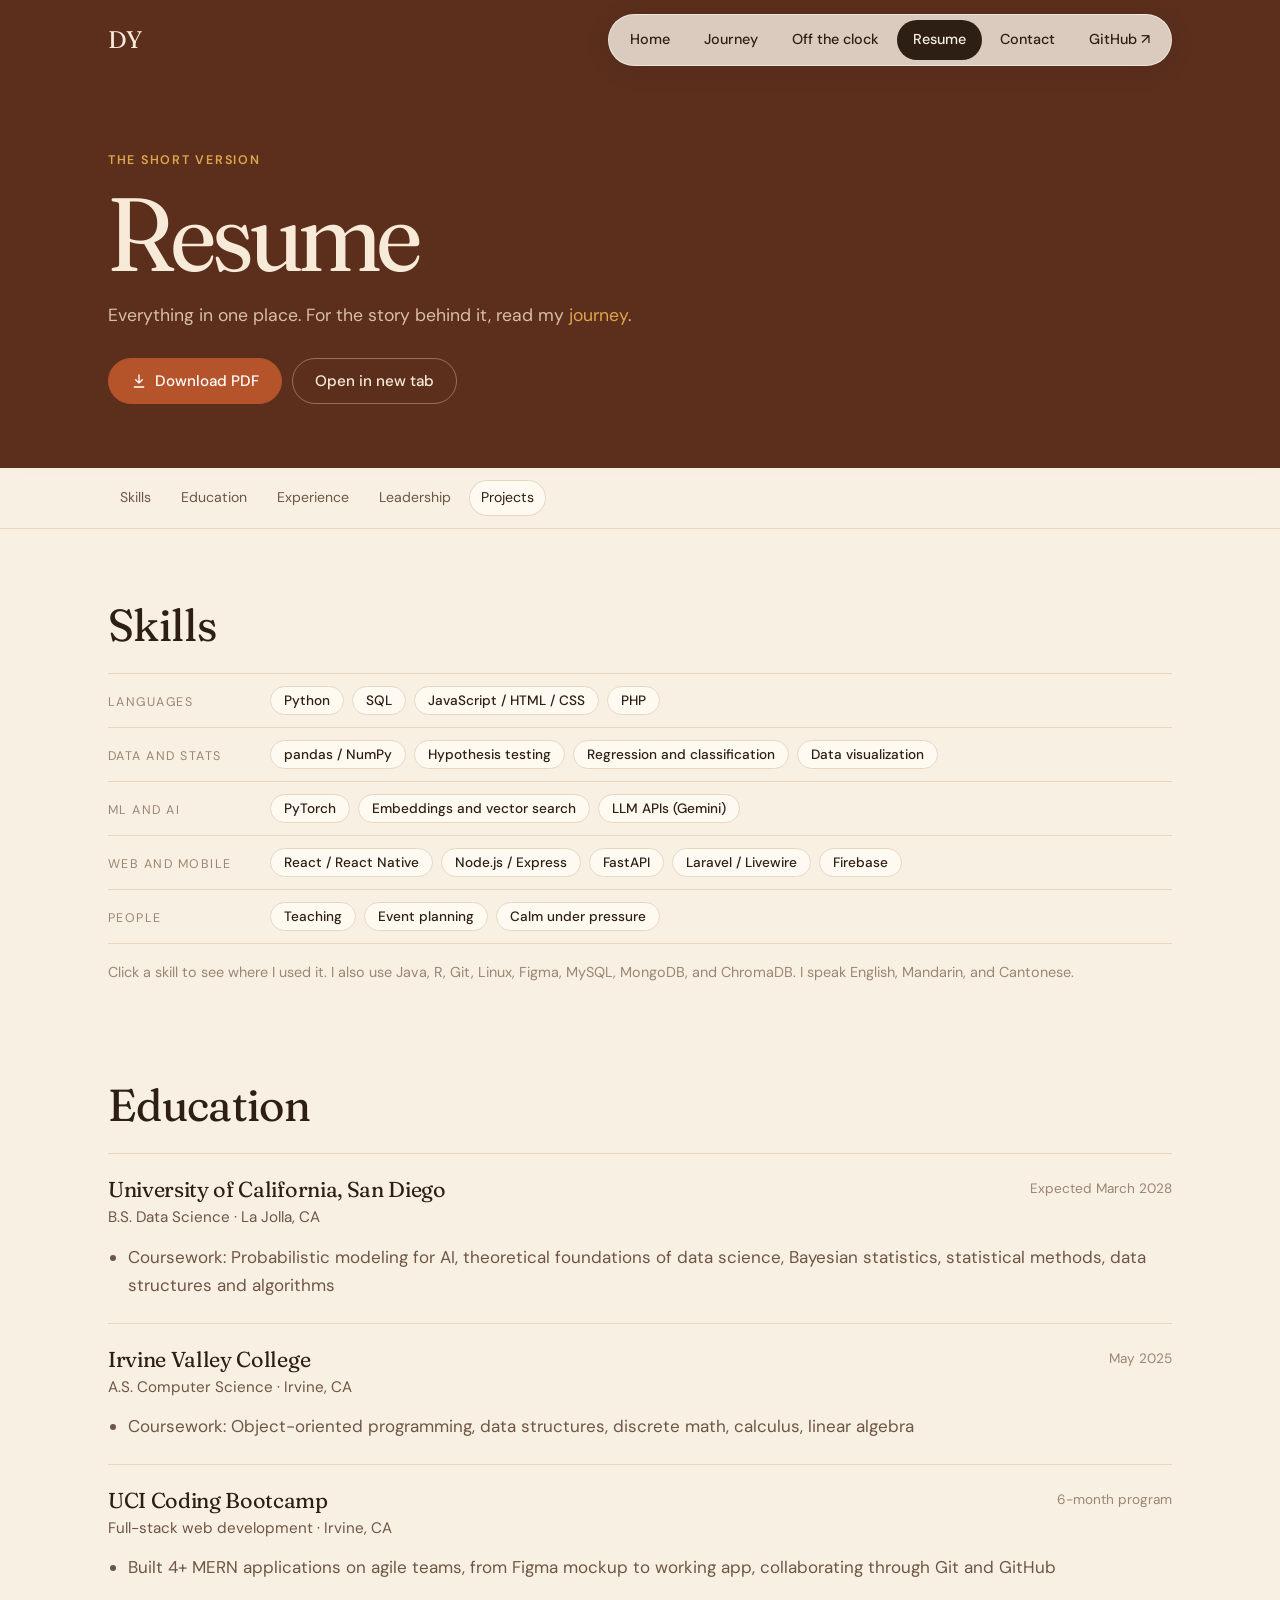
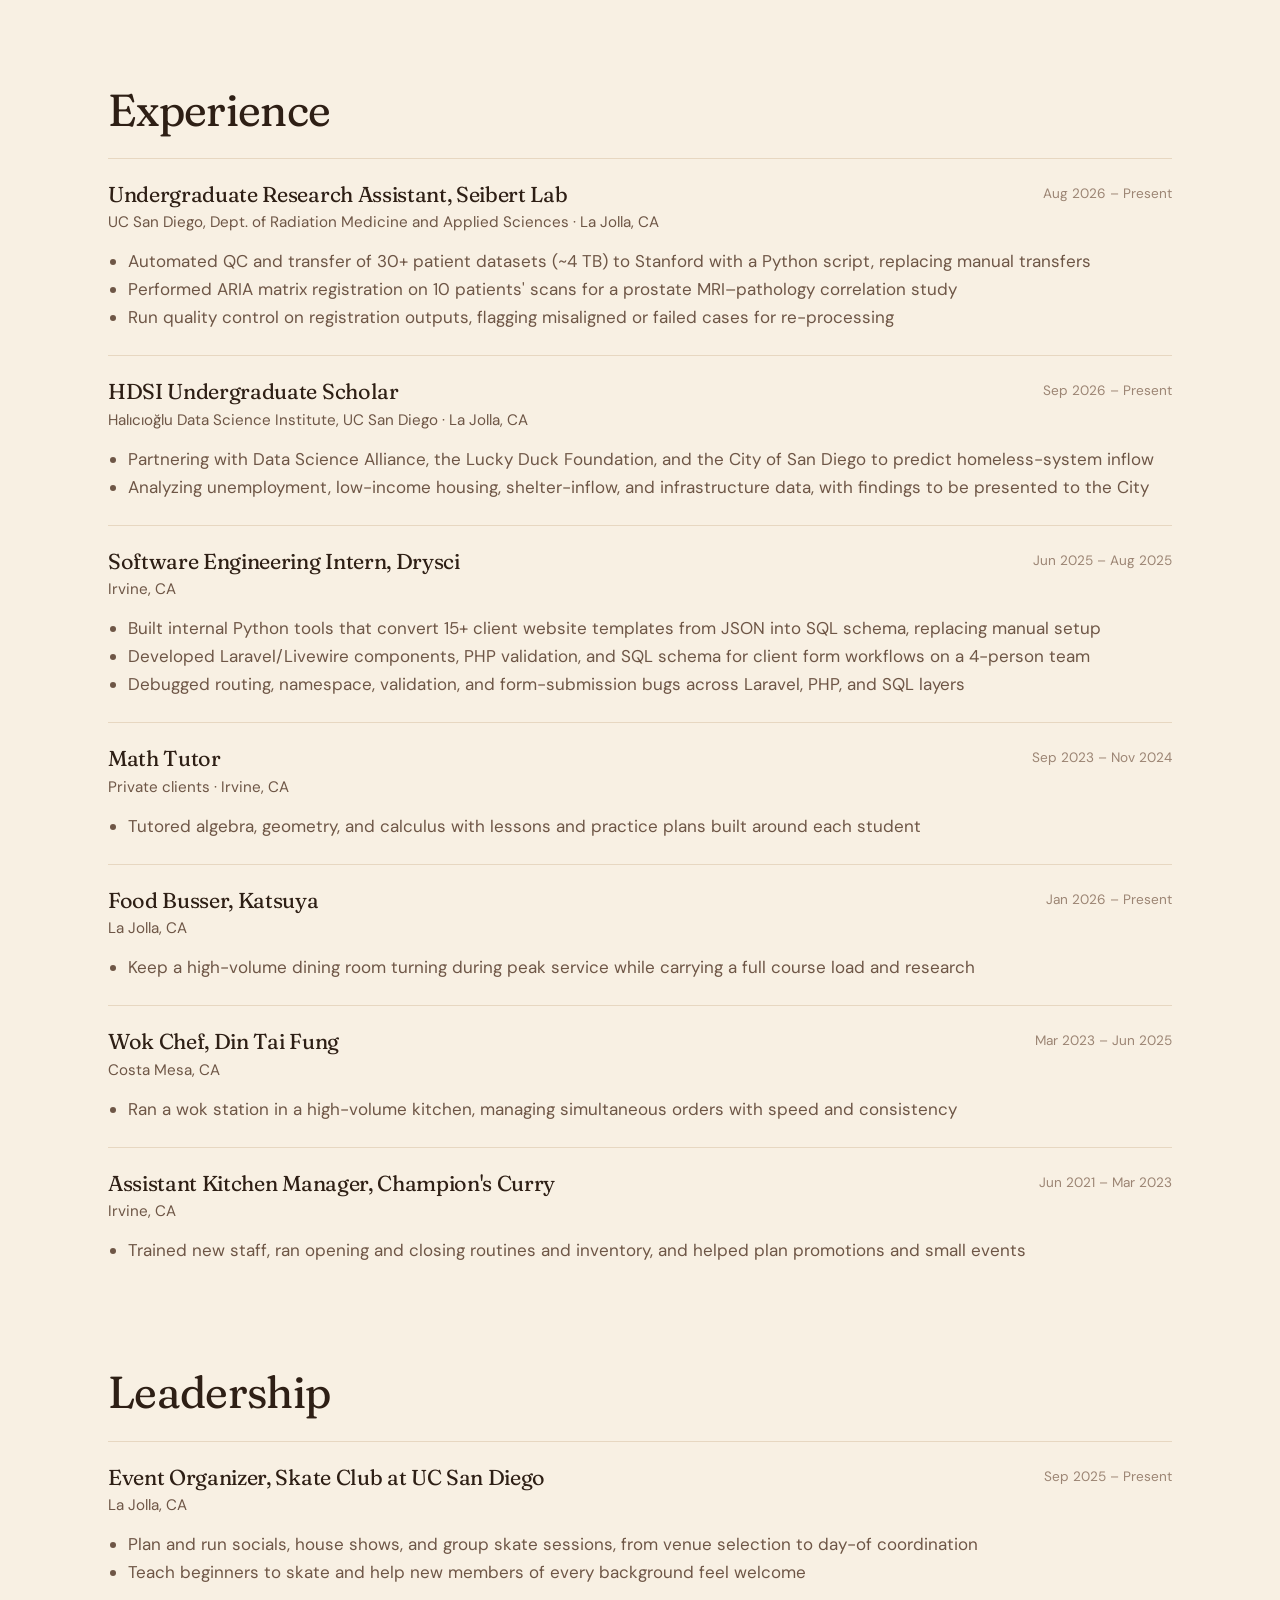
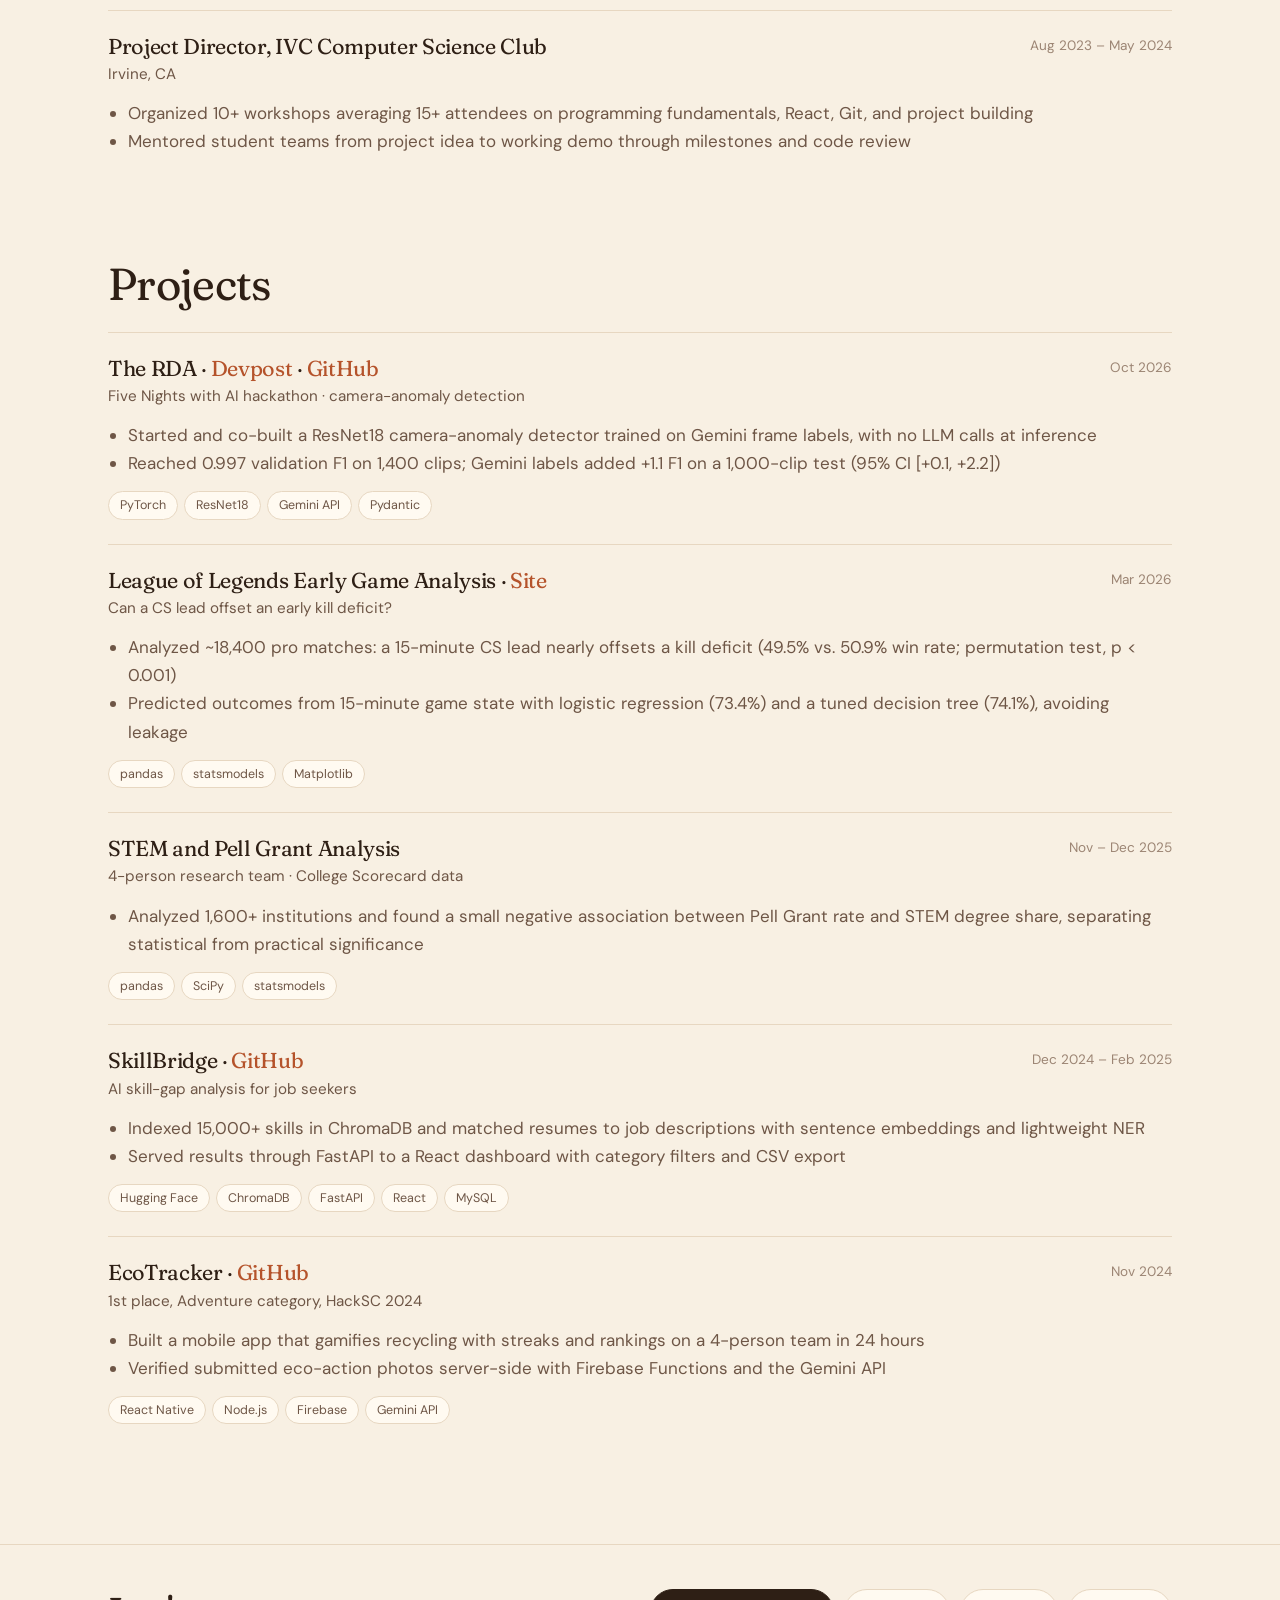
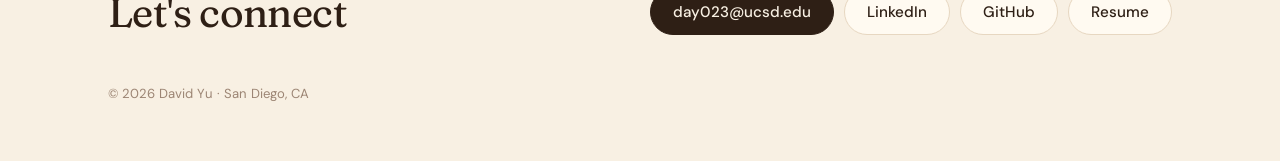
<file: resume.html>
<!doctype html>
<html lang="en">
<head>
  <meta charset="utf-8">
  <meta name="viewport" content="width=device-width, initial-scale=1">
  <title>Resume · David Yu</title>
  <meta name="description" content="David Yu's resume: skills, education, experience, leadership, and projects.">
  <link rel="preconnect" href="https://fonts.googleapis.com">
  <link rel="preconnect" href="https://fonts.gstatic.com" crossorigin>
  <link href="https://fonts.googleapis.com/css2?family=DM+Sans:opsz,wght@9..40,400;9..40,500;9..40,600&family=Fraunces:opsz,wght,SOFT,WONK@9..144,300..500,0..100,0..1&display=swap" rel="stylesheet">
  <link rel="stylesheet" href="css/styles.css">
</head>
<body>
  <header data-header></header>

  <section class="page-head">
    <div class="wrap">
      <span class="eyebrow">The short version</span>
      <h1>Resume</h1>
      <p>Everything in one place. For the story behind it, read my <a href="journey.html" style="color:var(--honey)">journey</a>.</p>
      <div class="btn-row" style="margin-top:28px">
        <!-- Put your one-page PDF resume at assets/resume.pdf -->
        <a class="btn btn-clay" href="assets/resume.pdf" download="David_Yu_Resume.pdf">
          <svg viewBox="0 0 24 24" fill="none" stroke="currentColor" stroke-width="2" stroke-linecap="round" stroke-linejoin="round"><path d="M12 3v12M7 10l5 5 5-5M5 21h14"/></svg>
          Download PDF
        </a>
        <a class="btn" style="background:transparent;color:var(--on-band);border-color:rgba(248,234,216,.35)" href="assets/resume.pdf" target="_blank" rel="noopener">Open in new tab</a>
      </div>
    </div>
  </section>

  <nav class="subnav" aria-label="Resume sections">
    <div class="wrap">
      <a href="#skills">Skills</a>
      <a href="#education">Education</a>
      <a href="#experience">Experience</a>
      <a href="#leadership">Leadership</a>
      <a href="#projects">Projects</a>
    </div>
  </nav>

  <!--
    HOW THE SKILL HIGHLIGHT WORKS:
    Each skill button has data-skill="python". Each entry lists the skills it used in
    data-skills="python, sql". Click a skill and matching entries light up.
  -->
  <main class="wrap" style="padding-bottom:88px">

    <section class="res-section" id="skills">
      <h2>Skills</h2>
      <dl>
        <div class="skill-group">
          <dt>Languages</dt>
          <dd>
            <button class="skill" data-skill="python" aria-pressed="false">Python</button>
            <button class="skill" data-skill="sql" aria-pressed="false">SQL</button>
            <button class="skill" data-skill="javascript" aria-pressed="false">JavaScript / HTML / CSS</button>
            <button class="skill" data-skill="php" aria-pressed="false">PHP</button>
          </dd>
        </div>
        <div class="skill-group">
          <dt>Data and stats</dt>
          <dd>
            <button class="skill" data-skill="pandas" aria-pressed="false">pandas / NumPy</button>
            <button class="skill" data-skill="stats" aria-pressed="false">Hypothesis testing</button>
            <button class="skill" data-skill="modeling" aria-pressed="false">Regression and classification</button>
            <button class="skill" data-skill="viz" aria-pressed="false">Data visualization</button>
          </dd>
        </div>
        <div class="skill-group">
          <dt>ML and AI</dt>
          <dd>
            <button class="skill" data-skill="pytorch" aria-pressed="false">PyTorch</button>
            <button class="skill" data-skill="embeddings" aria-pressed="false">Embeddings and vector search</button>
            <button class="skill" data-skill="llm" aria-pressed="false">LLM APIs (Gemini)</button>
          </dd>
        </div>
        <div class="skill-group">
          <dt>Web and mobile</dt>
          <dd>
            <button class="skill" data-skill="react" aria-pressed="false">React / React Native</button>
            <button class="skill" data-skill="node" aria-pressed="false">Node.js / Express</button>
            <button class="skill" data-skill="fastapi" aria-pressed="false">FastAPI</button>
            <button class="skill" data-skill="laravel" aria-pressed="false">Laravel / Livewire</button>
            <button class="skill" data-skill="firebase" aria-pressed="false">Firebase</button>
          </dd>
        </div>
        <div class="skill-group">
          <dt>People</dt>
          <dd>
            <button class="skill" data-skill="teaching" aria-pressed="false">Teaching</button>
            <button class="skill" data-skill="events" aria-pressed="false">Event planning</button>
            <button class="skill" data-skill="pressure" aria-pressed="false">Calm under pressure</button>
          </dd>
        </div>
      </dl>
      <p class="skill-hint">Click a skill to see where I used it. I also use Java, R, Git, Linux, Figma, MySQL, MongoDB, and ChromaDB. I speak English, Mandarin, and Cantonese.</p>
    </section>

    <section class="res-section" id="education">
      <h2>Education</h2>
      <div class="entry" data-skills="python, pandas, stats, modeling, viz">
        <h3>University of California, San Diego</h3><span class="date">Expected March 2028</span>
        <div class="sub">B.S. Data Science · La Jolla, CA</div>
        <ul><li>Coursework: Probabilistic modeling for AI, theoretical foundations of data science, Bayesian statistics, statistical methods, data structures and algorithms</li></ul>
      </div>
      <div class="entry" data-skills="">
        <h3>Irvine Valley College</h3><span class="date">May 2025</span>
        <div class="sub">A.S. Computer Science · Irvine, CA</div>
        <ul><li>Coursework: Object-oriented programming, data structures, discrete math, calculus, linear algebra</li></ul>
      </div>
      <div class="entry" data-skills="javascript, react, node">
        <h3>UCI Coding Bootcamp</h3><span class="date">6-month program</span>
        <div class="sub">Full-stack web development · Irvine, CA</div>
        <ul><li>Built 4+ MERN applications on agile teams, from Figma mockup to working app, collaborating through Git and GitHub</li></ul>
      </div>
    </section>

    <section class="res-section" id="experience">
      <h2>Experience</h2>
      <div class="entry" data-skills="python">
        <h3>Undergraduate Research Assistant, Seibert Lab</h3><span class="date">Aug 2026 – Present</span>
        <div class="sub">UC San Diego, Dept. of Radiation Medicine and Applied Sciences · La Jolla, CA</div>
        <ul>
          <li>Automated QC and transfer of 30+ patient datasets (~4 TB) to Stanford with a Python script, replacing manual transfers</li>
          <li>Performed ARIA matrix registration on 10 patients' scans for a prostate MRI–pathology correlation study</li>
          <li>Run quality control on registration outputs, flagging misaligned or failed cases for re-processing</li>
        </ul>
      </div>
      <div class="entry" data-skills="python, pandas, stats">
        <h3>HDSI Undergraduate Scholar</h3><span class="date">Sep 2026 – Present</span>
        <div class="sub">Halıcıoğlu Data Science Institute, UC San Diego · La Jolla, CA</div>
        <ul>
          <li>Partnering with Data Science Alliance, the Lucky Duck Foundation, and the City of San Diego to predict homeless-system inflow</li>
          <li>Analyzing unemployment, low-income housing, shelter-inflow, and infrastructure data, with findings to be presented to the City</li>
        </ul>
      </div>
      <div class="entry" data-skills="python, sql, php, laravel">
        <h3>Software Engineering Intern, Drysci</h3><span class="date">Jun 2025 – Aug 2025</span>
        <div class="sub">Irvine, CA</div>
        <ul>
          <li>Built internal Python tools that convert 15+ client website templates from JSON into SQL schema, replacing manual setup</li>
          <li>Developed Laravel/Livewire components, PHP validation, and SQL schema for client form workflows on a 4-person team</li>
          <li>Debugged routing, namespace, validation, and form-submission bugs across Laravel, PHP, and SQL layers</li>
        </ul>
      </div>
      <div class="entry" data-skills="teaching">
        <h3>Math Tutor</h3><span class="date">Sep 2023 – Nov 2024</span>
        <div class="sub">Private clients · Irvine, CA</div>
        <ul><li>Tutored algebra, geometry, and calculus with lessons and practice plans built around each student</li></ul>
      </div>
      <div class="entry" data-skills="pressure">
        <h3>Food Busser, Katsuya</h3><span class="date">Jan 2026 – Present</span>
        <div class="sub">La Jolla, CA</div>
        <ul><li>Keep a high-volume dining room turning during peak service while carrying a full course load and research</li></ul>
      </div>
      <div class="entry" data-skills="pressure">
        <h3>Wok Chef, Din Tai Fung</h3><span class="date">Mar 2023 – Jun 2025</span>
        <div class="sub">Costa Mesa, CA</div>
        <ul><li>Ran a wok station in a high-volume kitchen, managing simultaneous orders with speed and consistency</li></ul>
      </div>
      <div class="entry" data-skills="pressure, teaching">
        <h3>Assistant Kitchen Manager, Champion's Curry</h3><span class="date">Jun 2021 – Mar 2023</span>
        <div class="sub">Irvine, CA</div>
        <ul><li>Trained new staff, ran opening and closing routines and inventory, and helped plan promotions and small events</li></ul>
      </div>
    </section>

    <section class="res-section" id="leadership">
      <h2>Leadership</h2>
      <div class="entry" data-skills="events, teaching">
        <h3>Event Organizer, Skate Club at UC San Diego</h3><span class="date">Sep 2025 – Present</span>
        <div class="sub">La Jolla, CA</div>
        <ul>
          <li>Plan and run socials, house shows, and group skate sessions, from venue selection to day-of coordination</li>
          <li>Teach beginners to skate and help new members of every background feel welcome</li>
        </ul>
      </div>
      <div class="entry" data-skills="teaching, events, react, javascript">
        <h3>Project Director, IVC Computer Science Club</h3><span class="date">Aug 2023 – May 2024</span>
        <div class="sub">Irvine, CA</div>
        <ul>
          <li>Organized 10+ workshops averaging 15+ attendees on programming fundamentals, React, Git, and project building</li>
          <li>Mentored student teams from project idea to working demo through milestones and code review</li>
        </ul>
      </div>
    </section>

    <section class="res-section" id="projects">
      <h2>Projects</h2>
      <div class="entry" data-skills="python, pytorch, llm, stats">
        <h3>The RDA · <a href="https://devpost.com/software/the-rda" target="_blank" rel="noopener">Devpost</a> · <a href="https://github.com/OppedRawen/FREDYYY" target="_blank" rel="noopener">GitHub</a></h3><span class="date">Oct 2026</span>
        <div class="sub">Five Nights with AI hackathon · camera-anomaly detection</div>
        <ul>
          <li>Started and co-built a ResNet18 camera-anomaly detector trained on Gemini frame labels, with no LLM calls at inference</li>
          <li>Reached 0.997 validation F1 on 1,400 clips; Gemini labels added +1.1 F1 on a 1,000-clip test (95% CI [+0.1, +2.2])</li>
        </ul>
        <div class="pills"><span class="pill">PyTorch</span><span class="pill">ResNet18</span><span class="pill">Gemini API</span><span class="pill">Pydantic</span></div>
      </div>
      <div class="entry" data-skills="python, pandas, stats, modeling, viz">
        <h3>League of Legends Early Game Analysis · <a href="https://oppedrawen.github.io/League-of-Legends-Analysis" target="_blank" rel="noopener">Site</a></h3><span class="date">Mar 2026</span>
        <div class="sub">Can a CS lead offset an early kill deficit?</div>
        <ul>
          <li>Analyzed ~18,400 pro matches: a 15-minute CS lead nearly offsets a kill deficit (49.5% vs. 50.9% win rate; permutation test, p &lt; 0.001)</li>
          <li>Predicted outcomes from 15-minute game state with logistic regression (73.4%) and a tuned decision tree (74.1%), avoiding leakage</li>
        </ul>
        <div class="pills"><span class="pill">pandas</span><span class="pill">statsmodels</span><span class="pill">Matplotlib</span></div>
      </div>
      <div class="entry" data-skills="python, pandas, stats, viz">
        <h3>STEM and Pell Grant Analysis</h3><span class="date">Nov – Dec 2025</span>
        <div class="sub">4-person research team · College Scorecard data</div>
        <ul>
          <li>Analyzed 1,600+ institutions and found a small negative association between Pell Grant rate and STEM degree share, separating statistical from practical significance</li>
        </ul>
        <div class="pills"><span class="pill">pandas</span><span class="pill">SciPy</span><span class="pill">statsmodels</span></div>
      </div>
      <div class="entry" data-skills="python, embeddings, fastapi, react, sql">
        <h3>SkillBridge · <a href="https://github.com/OppedRawen/SkillBridge" target="_blank" rel="noopener">GitHub</a></h3><span class="date">Dec 2024 – Feb 2025</span>
        <div class="sub">AI skill-gap analysis for job seekers</div>
        <ul>
          <li>Indexed 15,000+ skills in ChromaDB and matched resumes to job descriptions with sentence embeddings and lightweight NER</li>
          <li>Served results through FastAPI to a React dashboard with category filters and CSV export</li>
        </ul>
        <div class="pills"><span class="pill">Hugging Face</span><span class="pill">ChromaDB</span><span class="pill">FastAPI</span><span class="pill">React</span><span class="pill">MySQL</span></div>
      </div>
      <div class="entry" data-skills="react, node, firebase, llm, javascript">
        <h3>EcoTracker · <a href="https://github.com/OppedRawen/Eco-Friendly-App" target="_blank" rel="noopener">GitHub</a></h3><span class="date">Nov 2024</span>
        <div class="sub">1st place, Adventure category, HackSC 2024</div>
        <ul>
          <li>Built a mobile app that gamifies recycling with streaks and rankings on a 4-person team in 24 hours</li>
          <li>Verified submitted eco-action photos server-side with Firebase Functions and the Gemini API</li>
        </ul>
        <div class="pills"><span class="pill">React Native</span><span class="pill">Node.js</span><span class="pill">Firebase</span><span class="pill">Gemini API</span></div>
      </div>
    </section>
  </main>

  <footer data-footer></footer>
  <script src="js/main.js"></script>
</body>
</html>
</file>
<file: css/styles.css>
/* ==========================================================
   Portfolio styles: warm palette
   Change the tokens below to retune the whole site.
   ========================================================== */

:root {
  --cream: #f8f0e3;      /* page background */
  --paper: #fffaf1;      /* cards, inputs */
  --ink: #2e1f15;        /* main text (espresso) */
  --ink-2: #6e5646;      /* supporting text */
  --ink-3: #9c8574;      /* captions, dates */
  --line: #e7d7c1;       /* hairlines */
  --clay: #b5532b;       /* accent (terracotta) */
  --clay-dark: #8c3d1d;
  --honey: #e0a64b;      /* small highlights */
  --band: #5b2f1c;       /* dark sections (cinnamon brown) */
  --band-2: #6d3a24;     /* cards inside dark sections */
  --on-band: #f8ead8;
  --on-band-2: #d9bfa6;

  --display: "Fraunces", Georgia, serif;
  --body: "DM Sans", system-ui, -apple-system, "Segoe UI", sans-serif;
  --max: 1120px;
  --radius: 16px;
}

* { box-sizing: border-box; }
html { scroll-behavior: smooth; }
body {
  margin: 0;
  background: var(--cream);
  color: var(--ink);
  font-family: var(--body);
  font-size: 17px;
  line-height: 1.65;
  -webkit-font-smoothing: antialiased;
}
img, video { max-width: 100%; display: block; }
a { color: var(--clay); text-decoration: none; }
a:hover { color: var(--clay-dark); }
h1, h2, h3 {
  font-family: var(--display);
  font-weight: 400;
  line-height: 1.08;
  letter-spacing: -0.015em;
  margin: 0 0 .5rem;
  font-variation-settings: "SOFT" 50, "WONK" 0;
}
h2 { font-size: clamp(2rem, 4vw, 2.8rem); }
h3 { font-size: 1.45rem; }
p { margin: 0 0 1rem; }
.muted { color: var(--ink-2); }
.wrap { max-width: var(--max); margin: 0 auto; padding: 0 28px; }
@media (max-width: 600px) { .wrap { padding: 0 18px; } }

.eyebrow {
  display: block; font-size: .78rem; font-weight: 600;
  letter-spacing: .14em; text-transform: uppercase; color: var(--clay); margin-bottom: 14px;
}
.on-dark .eyebrow, .band .eyebrow, .page-head .eyebrow { color: var(--honey); }

/* ---------- Floating pill nav ---------- */
.site-header {
  position: fixed; top: 0; left: 0; right: 0; z-index: 20; pointer-events: none;
  padding: 14px 0; height: 72px; transition: background .3s, box-shadow .3s;
}
.site-header.scrolled {
  pointer-events: auto; background: rgba(248, 240, 227, .9); backdrop-filter: blur(10px);
}
.site-header.scrolled .nav-pill { box-shadow: none; background: rgba(231, 215, 193, .45); border-color: transparent; }
.nav { display: flex; align-items: center; justify-content: space-between; }
.monogram {
  pointer-events: auto; font-family: var(--display); font-size: 1.5rem; color: var(--on-band);
  transition: color .3s;
}
.monogram:hover { color: var(--on-band); }
.nav-pill {
  pointer-events: auto; display: flex; gap: 2px; list-style: none; margin: 0; padding: 5px;
  background: rgba(255, 248, 238, .78); backdrop-filter: blur(10px);
  border: 1px solid rgba(255, 255, 255, .5); border-radius: 999px;
  box-shadow: 0 4px 24px rgba(46, 31, 21, .12);
}
.nav-pill a {
  display: block; padding: 8px 16px; border-radius: 999px;
  color: var(--ink); font-size: .9rem; font-weight: 500;
}
.nav-pill a:hover { background: rgba(181, 83, 43, .1); color: var(--ink); }
.nav-pill a[aria-current="page"] { background: var(--ink); color: var(--cream); }
.site-header.scrolled .monogram { color: var(--ink); }
.menu-btn {
  pointer-events: auto; display: none; width: 44px; height: 44px; border-radius: 50%;
  border: 1px solid rgba(255,255,255,.5); background: rgba(255, 248, 238, .85); color: var(--ink);
  cursor: pointer; place-items: center;
}
.menu-btn svg { width: 20px; height: 20px; }
@media (max-width: 760px) {
  .menu-btn { display: grid; }
  .nav-pill {
    display: none; position: absolute; top: 56px; right: 18px; left: 18px;
    flex-direction: column; border-radius: 20px; padding: 8px;
  }
  .nav-pill.open { display: flex; }
  .nav-pill a { padding: 12px 16px; }
}

/* ---------- Home hero (full-bleed photo) ---------- */
.hero {
  position: relative; min-height: 100vh; min-height: 100svh;
  display: flex; align-items: flex-end;
  background: var(--band) url("../assets/images/hero.jpg") center / cover no-repeat;
  color: var(--on-band); padding-bottom: 9vh;
}
.hero::after {
  content: ""; position: absolute; inset: 0;
  background: linear-gradient(180deg, rgba(46,31,21,.25) 0%, rgba(46,31,21,0) 35%, rgba(46,31,21,.55) 100%);
}
.hero .wrap { position: relative; z-index: 1; width: 100%; }
.hero h1 {
  font-size: clamp(4.5rem, 14vw, 11rem); line-height: .88; margin: 0 0 24px; letter-spacing: -0.03em;
  font-variation-settings: "SOFT" 100, "WONK" 1;
}
.hero p { max-width: 420px; font-size: 1.05rem; color: var(--on-band); margin: 0; }
.scroll-cue {
  position: absolute; right: 28px; bottom: 9vh; z-index: 1; font-size: .8rem; letter-spacing: .14em;
  text-transform: uppercase; color: var(--on-band-2);
}
@media (max-width: 600px) { .scroll-cue { display: none; } }

/* ---------- Inner page header band ---------- */
.page-head {
  background: var(--band); color: var(--on-band);
  padding: 150px 0 64px;
}
.page-head h1 { font-size: clamp(3.5rem, 9vw, 6.5rem); line-height: .95; margin-bottom: 18px; letter-spacing: -0.03em; }
.page-head p { max-width: 560px; color: var(--on-band-2); font-size: 1.1rem; margin: 0; }

/* Sticky section nav under the header band */
.subnav {
  position: sticky; top: 72px; z-index: 10; background: rgba(248, 240, 227, .92); backdrop-filter: blur(8px);
  border-bottom: 1px solid var(--line);
}
.subnav .wrap { display: flex; gap: 6px; overflow-x: auto; padding-top: 12px; padding-bottom: 12px; scrollbar-width: none; }
.subnav a {
  white-space: nowrap; font-size: .88rem; color: var(--ink-2); padding: 6px 12px; border-radius: 999px;
}
.subnav a:hover { color: var(--ink); background: rgba(181,83,43,.08); }
.subnav a.active { color: var(--ink); background: var(--paper); box-shadow: inset 0 0 0 1px var(--line); }
.subnav .sep { width: 1px; background: var(--line); margin: 4px 6px; flex: none; }

/* ---------- Buttons ---------- */
.btn {
  display: inline-flex; align-items: center; gap: 8px; padding: 12px 22px; border-radius: 999px;
  font: 500 .95rem var(--body); border: 1px solid var(--line); background: var(--paper); color: var(--ink);
  cursor: pointer; transition: transform .15s, background .15s;
}
.btn:hover { color: var(--ink); transform: translateY(-1px); }
.btn-dark { background: var(--ink); border-color: var(--ink); color: var(--cream); }
.btn-dark:hover { color: var(--cream); background: #45301f; }
.btn-clay { background: var(--clay); border-color: var(--clay); color: #fff; }
.btn-clay:hover { color: #fff; background: var(--clay-dark); }
.btn svg { width: 16px; height: 16px; }
.btn-row { display: flex; flex-wrap: wrap; gap: 10px; }

/* ---------- Home: intro ---------- */
.intro { display: grid; grid-template-columns: 220px 1fr; gap: 56px; align-items: center; padding: 100px 0 88px; }
.portrait {
  width: 220px; height: 220px; border-radius: 50%; object-fit: cover;
  border: 6px solid var(--paper); box-shadow: 0 10px 30px rgba(46,31,21,.15); background: var(--line);
}
.intro .statement { font-family: var(--display); font-size: clamp(1.6rem, 3vw, 2.3rem); line-height: 1.25; margin-bottom: 28px; }
@media (max-width: 760px) {
  .intro { grid-template-columns: 1fr; gap: 28px; padding: 64px 0; }
  .portrait { width: 150px; height: 150px; }
}

/* ---------- Home: stats ---------- */
.stats { border-top: 1px solid var(--line); border-bottom: 1px solid var(--line); }
.stats .wrap { display: grid; grid-template-columns: repeat(4, 1fr); }
.stat { padding: 32px 24px 32px 0; }
.stat + .stat { padding-left: 24px; border-left: 1px solid var(--line); }
.stat b { display: block; font-family: var(--display); font-weight: 400; font-size: 2.6rem; line-height: 1; margin-bottom: 8px; color: var(--clay); }
.stat span { font-size: .9rem; color: var(--ink-2); display: block; }
@media (max-width: 760px) {
  .stats .wrap { grid-template-columns: 1fr 1fr; }
  .stat { padding: 24px 12px 24px 0 !important; border-left: 0 !important; }
}

/* ---------- Rows list (projects, chapters) ---------- */
.section { padding: 88px 0; }
.section-head { display: flex; justify-content: space-between; align-items: baseline; gap: 16px; margin-bottom: 28px; flex-wrap: wrap; }
.rows { border-top: 1px solid var(--line); }
.row {
  display: grid; grid-template-columns: 90px 1fr auto; gap: 24px; align-items: center;
  padding: 22px 8px; border-bottom: 1px solid var(--line); color: var(--ink); transition: background .2s, padding .2s;
}
.row:hover { background: var(--paper); padding-left: 16px; color: var(--ink); }
.row .yr { font-size: .85rem; color: var(--ink-3); }
.row .ttl { font-family: var(--display); font-size: 1.45rem; line-height: 1.2; }
.row .meta { font-size: .85rem; color: var(--ink-3); text-align: right; }
@media (max-width: 700px) {
  .row { grid-template-columns: 1fr; gap: 4px; }
  .row .meta { text-align: left; }
}

/* ---------- Dark band (off the clock teaser / sections) ---------- */
.band { background: var(--band); color: var(--on-band); padding: 96px 0; }
.band h2, .band h3 { color: var(--on-band); }
.band p { color: var(--on-band-2); }
.band a { color: var(--honey); }
.band .btn { background: transparent; color: var(--on-band); border-color: rgba(248,234,216,.35); }
.band .btn:hover { background: rgba(248,234,216,.08); }

.mosaic { display: grid; grid-template-columns: repeat(4, 1fr); grid-auto-rows: 180px; gap: 12px; margin-top: 36px; }
.mosaic > * { border-radius: 14px; overflow: hidden; position: relative; }
.mosaic .tall { grid-row: span 2; }
.mosaic .wide { grid-column: span 2; }
.mosaic img { width: 100%; height: 100%; object-fit: cover; transition: transform .5s; }
.mosaic a:hover img { transform: scale(1.04); }
.mosaic .label {
  position: absolute; left: 12px; bottom: 10px; z-index: 1; color: #fff; font-size: .85rem; font-weight: 500;
  text-shadow: 0 1px 8px rgba(0,0,0,.5);
}
@media (max-width: 760px) {
  .mosaic { grid-template-columns: 1fr 1fr; grid-auto-rows: 140px; }
}

/* ---------- Quote + connect footer ---------- */
.quote { text-align: center; padding: 96px 0 72px; }
.quote blockquote {
  font-family: var(--display); font-size: clamp(1.5rem, 3vw, 2.2rem); line-height: 1.3; margin: 0 auto 14px; max-width: 820px;
}
.quote cite { font-style: normal; color: var(--ink-3); font-size: .9rem; }

.site-footer { border-top: 1px solid var(--line); padding: 44px 0 56px; }
.site-footer .wrap { display: flex; justify-content: space-between; align-items: center; gap: 20px; flex-wrap: wrap; }
.site-footer h2 { margin: 0; font-size: clamp(2rem, 4vw, 2.6rem); }
.site-footer small { display: block; color: var(--ink-3); margin-top: 28px; width: 100%; font-size: .82rem; }

/* ---------- Journey ---------- */
.chapter { padding: 80px 0 24px; scroll-margin-top: 130px; }
.chapter-head { display: grid; grid-template-columns: 90px 1fr; gap: 24px; margin-bottom: 36px; }
.chapter-num { font-family: var(--display); font-size: 3.4rem; line-height: 1; color: var(--clay); }
.chapter-head p { color: var(--ink-2); max-width: 620px; margin: 0; }
.stop {
  display: grid; grid-template-columns: 90px 1fr; gap: 24px;
  padding: 28px 0; border-top: 1px solid var(--line);
}
.stop .when { font-size: .85rem; color: var(--ink-3); padding-top: 6px; }
.stop h3 { margin-bottom: 4px; }
.stop .where { color: var(--ink-2); font-size: .95rem; margin-bottom: 12px; }
.stop .body { max-width: 680px; }
.stop .body p, .stop .body li { color: var(--ink-2); }
.stop .body ul { padding-left: 20px; margin: 0 0 12px; }
.pills { display: flex; flex-wrap: wrap; gap: 6px; margin-bottom: 12px; }
.pill {
  font-size: .78rem; padding: 3px 11px; border-radius: 999px; border: 1px solid var(--line);
  background: var(--paper); color: var(--ink-2);
}
.pill.clay { border-color: transparent; background: rgba(181,83,43,.12); color: var(--clay-dark); }
.lesson {
  background: var(--paper); border: 1px solid var(--line); border-radius: 12px;
  padding: 14px 18px; font-size: .95rem; color: var(--ink-2); margin-top: 6px;
}
.lesson b { color: var(--clay-dark); font-weight: 600; }
@media (max-width: 700px) {
  .chapter-head, .stop { grid-template-columns: 1fr; gap: 6px; }
  .chapter-num { font-size: 2.6rem; }
}

/* ---------- Hobbies ---------- */
.feature { display: grid; grid-template-columns: 1fr 1.25fr; gap: 56px; align-items: center; padding: 72px 0; scroll-margin-top: 130px; }
.feature.flip > :first-child { order: 2; }
.feature + .feature { border-top: 1px solid rgba(248,234,216,.12); }
.cream .feature + .feature { border-top-color: var(--line); }
.feature .facts { display: flex; flex-wrap: wrap; gap: 8px; margin-top: 18px; }
.feature .fact {
  font-size: .85rem; padding: 5px 12px; border-radius: 999px; border: 1px solid rgba(248,234,216,.25); color: var(--on-band);
}
.cream .feature .fact { border-color: var(--line); color: var(--ink-2); background: var(--paper); }
@media (max-width: 860px) {
  .feature { grid-template-columns: 1fr; gap: 28px; padding: 56px 0; }
  .feature.flip > :first-child { order: 0; }
}
.media-main { border-radius: 16px; overflow: hidden; }
.media-main img, .media-main video { width: 100%; aspect-ratio: 16 / 10; object-fit: cover; background: rgba(0,0,0,.15); }
.thumbs { display: grid; grid-template-columns: repeat(3, 1fr); gap: 10px; margin-top: 10px; }
.thumbs img, .thumbs video { width: 100%; aspect-ratio: 1; object-fit: cover; border-radius: 12px; cursor: zoom-in; background: rgba(0,0,0,.15); }
.thumbs video { cursor: default; }
.media-main img { cursor: zoom-in; }
/* Portrait (phone) videos and photos */
.media-main.tall img, .media-main.tall video { aspect-ratio: 4 / 5; max-height: 640px; }

/* Photos inside Journey stops */
.stop-media { display: grid; grid-template-columns: repeat(auto-fit, minmax(200px, 1fr)); gap: 10px; margin: 16px 0 12px; max-width: 620px; }
.stop-media figure { margin: 0; }
.stop-media img, .stop-media video {
  width: 100%; aspect-ratio: 4 / 3; object-fit: cover; border-radius: 12px; background: var(--line); cursor: zoom-in;
}
.stop-media video { cursor: default; }
.stop-media .portrait-shot { aspect-ratio: 3 / 4; }
.stop-media figcaption { font-size: .82rem; color: var(--ink-3); margin-top: 6px; }

.media-placeholder {
  width: 100%; height: 100%; min-height: 100%; aspect-ratio: 16 / 10; border-radius: inherit;
  border: 1.5px dashed rgba(156,133,116,.6); background: rgba(156,133,116,.12);
  display: grid; place-items: center; text-align: center; padding: 10px;
  color: var(--ink-3); font-size: .78rem;
}
.band .media-placeholder { color: var(--on-band-2); border-color: rgba(248,234,216,.4); background: rgba(248,234,216,.1); }
.thumbs .media-placeholder { aspect-ratio: 1; }
.mosaic .media-placeholder { aspect-ratio: auto; }
.media-placeholder.portrait { width: 220px; height: 220px; min-height: 0; aspect-ratio: 1; border-radius: 50%; }
@media (max-width: 760px) { .media-placeholder.portrait { width: 150px; height: 150px; } }

.anime-cards { display: grid; grid-template-columns: repeat(3, 1fr); gap: 14px; margin-top: 28px; }
.anime-card {
  background: var(--paper); border: 1px solid var(--line); border-radius: var(--radius); padding: 22px;
}
.anime-card h3 { font-size: 1.3rem; }
.anime-card p { margin: 0; color: var(--ink-2); font-size: .95rem; }
@media (max-width: 760px) { .anime-cards { grid-template-columns: 1fr; } }

/* Lightbox */
.lightbox {
  position: fixed; inset: 0; background: rgba(30,20,13,.9); display: none;
  align-items: center; justify-content: center; z-index: 50; padding: 24px; cursor: zoom-out;
}
.lightbox.open { display: flex; }
.lightbox img { max-height: 90vh; border-radius: 10px; }

/* ---------- Resume ---------- */
.res-section { padding: 72px 0 8px; scroll-margin-top: 130px; }
.res-section > h2 { margin-bottom: 24px; }
.skill-group { display: grid; grid-template-columns: 150px 1fr; gap: 12px; padding: 12px 0; border-top: 1px solid var(--line); }
.skill-group:last-of-type { border-bottom: 1px solid var(--line); }
.skill-group dt { font-size: .78rem; letter-spacing: .12em; text-transform: uppercase; color: var(--ink-3); padding-top: 6px; }
.skill-group dd { margin: 0; display: flex; flex-wrap: wrap; gap: 8px; }
.skill {
  font: 500 .85rem var(--body); padding: 5px 13px; border-radius: 999px; border: 1px solid var(--line);
  background: var(--paper); color: var(--ink); cursor: pointer;
}
.skill:hover { border-color: var(--clay); }
.skill[aria-pressed="true"] { background: var(--clay); border-color: var(--clay); color: #fff; }
@media (max-width: 600px) { .skill-group { grid-template-columns: 1fr; } }

.entry {
  display: grid; grid-template-columns: 1fr auto; gap: 4px 24px; padding: 24px 0; border-top: 1px solid var(--line);
  transition: opacity .25s, background .25s;
}
.entry h3 { margin: 0; font-size: 1.35rem; }
.entry .date { font-size: .85rem; color: var(--ink-3); text-align: right; }
.entry .sub { grid-column: 1 / -1; color: var(--ink-2); font-size: .95rem; }
.entry ul { grid-column: 1 / -1; margin: 8px 0 0; padding-left: 20px; color: var(--ink-2); }
.entry .pills { grid-column: 1 / -1; margin: 10px 0 0; }
.entry.dim { opacity: .3; }
.entry.hit { background: linear-gradient(90deg, rgba(224,166,75,.14), transparent 60%); }
.skill-hint { color: var(--ink-3); font-size: .9rem; margin-top: 14px; }

/* ---------- Contact ---------- */
.contact-grid { display: grid; grid-template-columns: 1fr 1.3fr; gap: 56px; padding: 80px 0; align-items: start; }
@media (max-width: 860px) { .contact-grid { grid-template-columns: 1fr; gap: 40px; } }
.contact-list { list-style: none; padding: 0; margin: 24px 0 0; border-top: 1px solid var(--line); }
.contact-list a {
  display: flex; justify-content: space-between; align-items: center; gap: 12px;
  padding: 18px 4px; border-bottom: 1px solid var(--line); color: var(--ink);
}
.contact-list a:hover { color: var(--clay); }
.contact-list span { font-family: var(--display); font-size: 1.35rem; }
.contact-list small { color: var(--ink-3); font-size: .88rem; }
.form-card { background: var(--paper); border: 1px solid var(--line); border-radius: 20px; padding: 32px; }
form .field { margin-bottom: 18px; }
form label { display: block; font-size: .88rem; font-weight: 500; margin-bottom: 6px; }
input, textarea, select {
  width: 100%; font: inherit; font-size: 1rem; color: var(--ink); background: var(--cream);
  border: 1px solid var(--line); border-radius: 12px; padding: 12px 14px;
}
input:focus, textarea:focus, select:focus { outline: 2px solid var(--clay); outline-offset: 1px; border-color: transparent; }
textarea { min-height: 150px; resize: vertical; }
.form-note { font-size: .85rem; color: var(--ink-3); margin: 12px 0 0; }
.error { color: #b42318; font-size: .85rem; margin-top: 4px; display: none; }
.error.show { display: block; }

/* ---------- Reveal ---------- */
.reveal { opacity: 0; transform: translateY(14px); transition: opacity .6s ease, transform .6s ease; }
.reveal.in { opacity: 1; transform: none; }
@media (prefers-reduced-motion: reduce) {
  .reveal { opacity: 1; transform: none; transition: none; }
  html { scroll-behavior: auto; }
}

@media print {
  .site-header, .site-footer, .page-head, .subnav, .btn-row, .skill-hint { display: none !important; }
  body { background: #fff; }
  .entry.dim { opacity: 1; }
}
</file>
